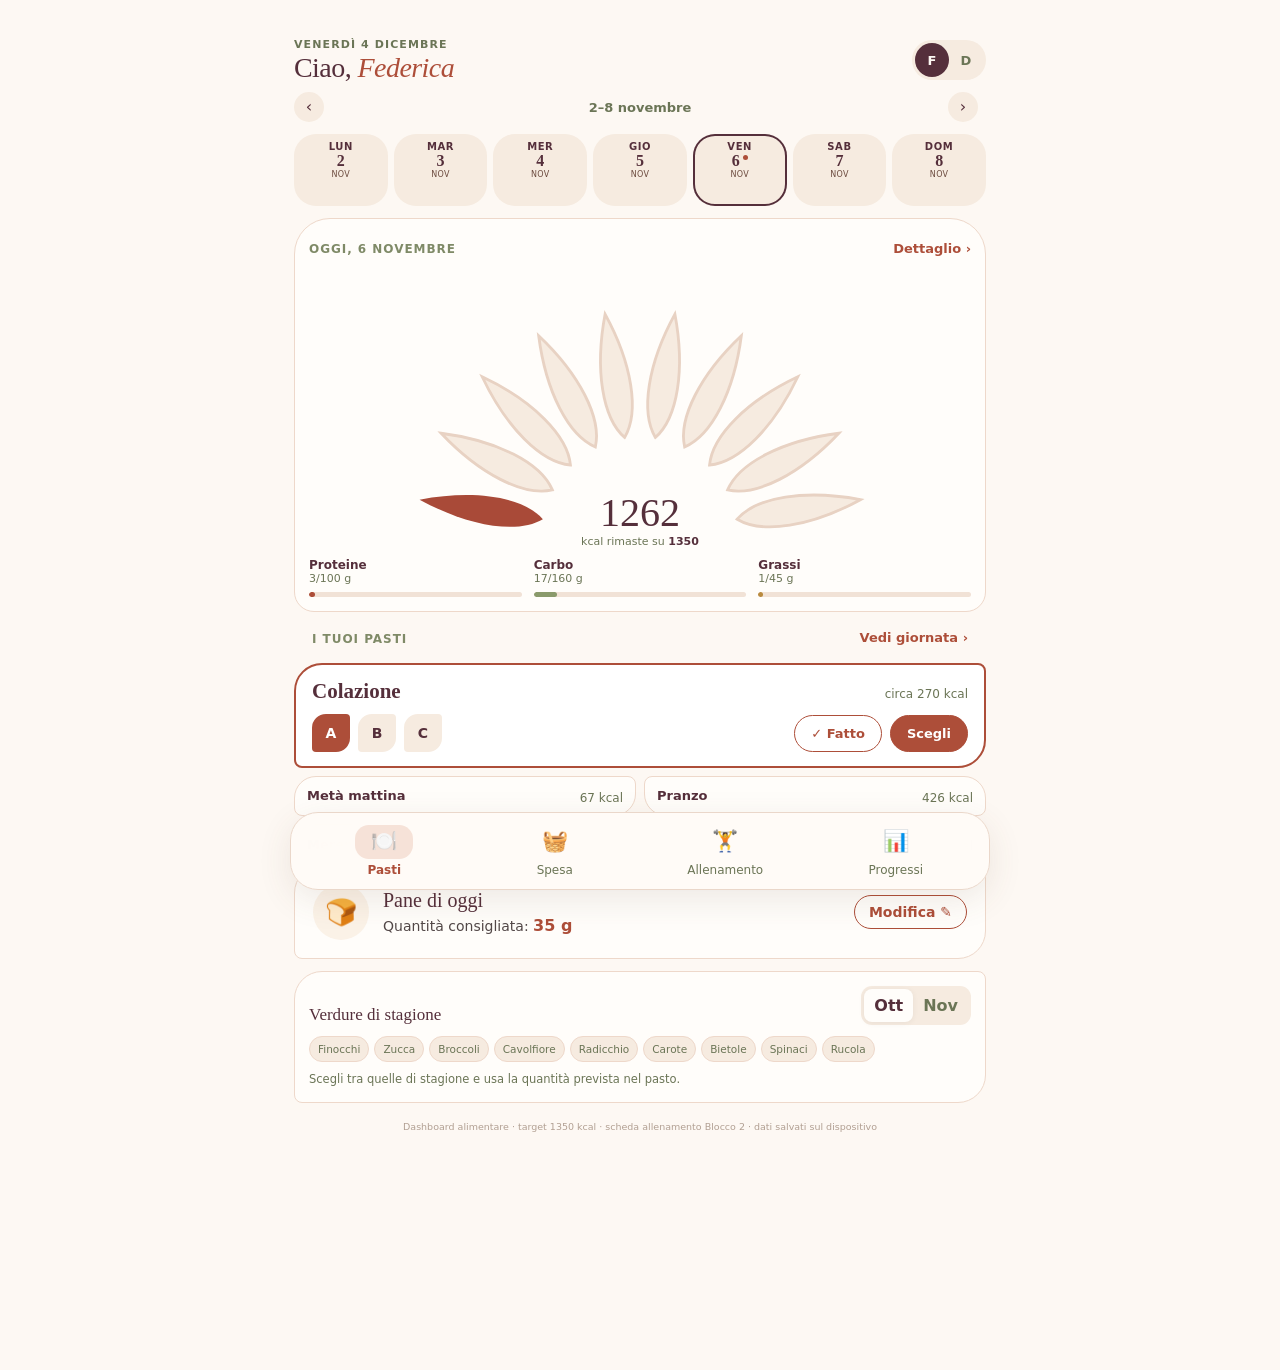
<file: index.html>
<!doctype html>
<html lang="it">
<head>
  <meta charset="utf-8" />
  <meta name="viewport" content="width=device-width, initial-scale=1, viewport-fit=cover" />
  <meta name="theme-color" content="#7a6f63" />
  <meta name="description" content="Dashboard alimentare con programmazione su 4 settimane, lista della spesa dinamica, scheda di allenamento e tracking dei progressi." />
  <link rel="manifest" href="manifest.webmanifest" />
  <link rel="icon" href="icons/icon-192.png" />
  <link rel="apple-touch-icon" href="icons/icon-192.png" />
  <link rel="stylesheet" href="styles.css" />
  <title>Dashboard alimentare</title>
</head>
<body>
  <main class="app-shell">
    <header class="hero">
      <div class="hero-row">
        <div class="hero-copy">
          <span class="hero-eyebrow" id="heroDate">—</span>
          <h1>Ciao, <i id="heroName">Federica</i></h1>
        </div>
        <div class="profile-switcher" aria-label="Seleziona profilo">
          <div class="profile-switch-buttons" role="group" aria-label="Profilo attivo">
            <button type="button" class="profile-btn active" data-profile="federica" aria-label="Profilo Federica" title="Federica">F</button>
            <button type="button" class="profile-btn" data-profile="davide" aria-label="Profilo Davide" title="Davide">D</button>
          </div>
        </div>
      </div>
    </header>
<section id="mealsPanel" class="tab-panel">
      <section class="calendar-card" aria-label="Calendario settimanale">
        <div class="calendar-head">
          <button type="button" id="prevWeek" class="calendar-nav" aria-label="Settimana precedente">‹</button>
          <div>
            <span class="calendar-eyebrow">SETTIMANA</span>
            <strong id="calendarRange">12–18 ottobre</strong>
          </div>
          <button type="button" id="nextWeek" class="calendar-nav" aria-label="Settimana successiva">›</button>
        </div>

        <div id="calendarDays" class="calendar-days"></div>

        <div class="calendar-meta">
          <strong id="cycleLabel">Settimana 1 di 4 · 12–18 ottobre</strong>
          <span id="cycleNote">Dal 9 novembre il ciclo riparte automaticamente dalla Settimana 1.</span>
        </div>

        <div class="logic-controls" aria-hidden="true">
          <label for="weekSelect">Settimana</label>
          <select id="weekSelect">
            <option value="1">1 · 12–18 ottobre</option>
            <option value="2">2 · 19–25 ottobre</option>
            <option value="3">3 · 26 ottobre–1 novembre</option>
            <option value="4">4 · 2–8 novembre</option>
          </select>

          <label for="daySelect">Giorno</label>
          <select id="daySelect">
            <option value="lun">Lunedì</option><option value="mar">Martedì</option><option value="mer">Mercoledì</option>
            <option value="gio">Giovedì</option><option value="ven">Venerdì</option><option value="sab">Sabato</option><option value="dom">Domenica</option>
          </select>
        </div>
      </section>

      <section class="today-card mockup-summary" aria-label="Riepilogo nutrizionale">
        <div class="summary-heading">
          <span class="today-label" id="dayTitle">OGGI</span>
          <button type="button" id="detailBtn" class="text-btn">Dettaglio ›</button>
        </div>
        <div class="gauge-wrap">
          <svg id="petalGauge" class="petal-gauge" viewBox="0 0 350 150" role="img" aria-label="Calorie già consumate rispetto al tetto"></svg>
          <div class="gauge-center"><strong id="kcalLeft">—</strong><span>kcal rimaste su <b id="kcalTarget">1350</b></span></div>
        </div>
        <div class="macro-bars" id="macroBars">
          <div class="mb"><div class="mb-top"><b>Proteine</b><span id="mbProteinVal">—</span></div><i class="mbar"><b id="mbProteinBar"></b></i></div>
          <div class="mb"><div class="mb-top"><b>Carbo</b><span id="mbCarbVal">—</span></div><i class="mbar"><b id="mbCarbBar"></b></i></div>
          <div class="mb"><div class="mb-top"><b>Grassi</b><span id="mbFatVal">—</span></div><i class="mbar"><b id="mbFatBar"></b></i></div>
        </div>
        <div class="day-detail" id="macroBreakdown" hidden>
          <p class="day-detail-line"><b>Piano del giorno:</b> <strong id="kcalTotal">—</strong> kcal · <span id="statusText">Seleziona le alternative</span></p>
          <div class="progress-track hero-track" hidden><div id="kcalProgress" class="progress-fill"></div></div>
          <div class="macro-grid macro-grid-4">
          <div class="macro-item protein">
            <span>Proteine</span>
            <strong><span id="proteinTotal">—</span> g</strong>
            <small><span id="proteinPct">—</span> · target <span id="proteinTargetPct">21%</span></small>
            <i class="mbar"><b id="proteinBar"></b></i>
          </div>
          <div class="macro-item carbs">
            <span>Carboidrati</span>
            <strong><span id="carbTotal">—</span> g</strong>
            <small><span id="carbPct">—</span> · target <span id="carbTargetPct">50%</span></small>
            <i class="mbar"><b id="carbBar"></b></i>
          </div>
          <div class="macro-item fats">
            <span>Grassi</span>
            <strong><span id="fatTotal">—</span> g</strong>
            <small><span id="fatPct">—</span> · target <span id="fatTargetPct">29%</span></small>
            <i class="mbar"><b id="fatBar"></b></i>
          </div>
          <div class="macro-item fibers">
            <span>Fibre</span>
            <strong><span id="fiberTotal">—</span> g</strong>
            <small>/ <span id="fiberTarget">30</span> g</small>
            <i class="mbar"><b id="fiberBar"></b></i>
          </div>
        </div>
        </div>
      </section>

      <section class="meals-section">
        <div class="meals-section-head">
          <div>
            <span class="section-mini">I TUOI PASTI</span>
          </div>
          <button type="button" id="toggleDayView" class="text-btn">Vedi giornata ›</button>
        </div>
        <section class="meal-list" id="mealList" aria-live="polite"></section>
      </section>

      <button type="button" id="todayTraining" class="today-train" hidden></button>

      <section class="bread-card">
        <div class="bread-icon" aria-hidden="true">🍞</div>
        <div class="bread-copy">
          <h3>Pane di oggi</h3>
          <p>Quantità consigliata: <strong id="breadQty">70 g</strong></p>
        </div>
        <button type="button" id="breadModifyBtn" class="outline-btn">Modifica ✎</button>
      </section>

      <section id="weekendNotice" class="weekend-notice" hidden></section>

      <section class="season-panel">
        <div class="section-head">
          <div><h2>Verdure di stagione</h2></div>
          <div class="segmented" role="group" aria-label="Mese stagionalità">
            <button type="button" class="seg-btn active" data-season="ottobre">Ott</button>
            <button type="button" class="seg-btn" data-season="novembre">Nov</button>
          </div>
        </div>
        <div id="vegChips" class="veg-chips"></div>
        <p class="micro">Scegli tra quelle di stagione e usa la quantità prevista nel pasto.</p>
      </section>
<section class="actions">
        <button id="resetDay" type="button" class="secondary-btn">Azzera il giorno</button>
        <button id="saveDay" type="button" class="primary-btn">Salva scelte</button>
      </section>
      <p id="saveMessage" class="save-message" role="status" aria-live="polite"></p>
    </section>

    <section id="progressPanel" class="tab-panel" hidden>
      <section class="progress-profile-banner">
        <div>
          <span class="section-mini">PROGRESSI DI</span>
          <strong id="progressProfileName">Federica</strong>
        </div>
        <span class="profile-separation-note">Storico personale separato</span>
      </section>

      <section class="progress-summary" aria-label="Riepilogo progressi corporei">
        <article class="progress-stat featured"><span>Ultimo peso</span><strong id="latestWeight">—</strong></article>
        <article class="progress-stat"><span>Variazione</span><strong id="weightDelta">—</strong><small>dal primo dato</small></article>
        <article class="progress-stat"><span>Ultima rilevazione</span><strong id="latestMeasureDate">—</strong></article>
        <article class="progress-stat"><span>Rilevazioni</span><strong id="measureCount">0</strong></article>
      </section>

      <section class="measure-panel">
        <div class="section-head"><div><h2>Peso e misure</h2></div></div>
        <form id="measureForm" class="measure-form">
          <label class="field wide"><span>Data</span><input id="measureDate" name="measureDate" type="date" required /></label>
          <label class="field"><span>Peso (kg)</span><input name="weight" type="number" inputmode="decimal" step="0.1" min="20" max="400" placeholder="es. 68,5" /></label>
          <label class="field"><span>Vita (cm)</span><input name="waist" type="number" inputmode="decimal" step="0.1" min="30" max="250" /></label>
          <label class="field"><span>Addome (cm)</span><input name="abdomen" type="number" inputmode="decimal" step="0.1" min="30" max="250" /></label>
          <label class="field"><span>Fianchi (cm)</span><input name="hips" type="number" inputmode="decimal" step="0.1" min="30" max="250" /></label>
          <label class="field"><span>Coscia (cm)</span><input name="thigh" type="number" inputmode="decimal" step="0.1" min="20" max="150" /></label>
          <label class="field"><span>Braccio (cm)</span><input name="arm" type="number" inputmode="decimal" step="0.1" min="10" max="100" /></label>
          <label class="field"><span>Torace (cm)</span><input name="chest" type="number" inputmode="decimal" step="0.1" min="30" max="250" /></label>
          <button type="submit" class="primary-btn save-measure">Salva rilevazione</button>
        </form>
        <p id="measureStatus" class="save-message left" role="status" aria-live="polite"></p>
        <p class="micro">Puoi lasciare vuoti i campi che non vuoi misurare. Per confronti utili, prendi le circonferenze sempre nello stesso punto e in condizioni simili.</p>
      </section>

      <section class="photo-panel">
        <div class="section-head photo-head">
          <div>
            <span class="section-mini">FOTO PROGRESSI</span>
            <h2>Il tuo percorso nel tempo</h2>
            <p class="micro">Le foto restano salvate su questo dispositivo e sono separate per profilo.</p>
          </div>
          <label class="photo-upload-btn" for="progressPhotoInput">＋ Aggiungi foto</label>
          <input id="progressPhotoInput" type="file" accept="image/*" multiple hidden />
        </div>

        <div class="photo-upload-meta">
          <label class="field photo-date-field">
            <span>Data delle foto</span>
            <input id="progressPhotoDate" type="date" />
          </label>
          <label class="field photo-note-field">
            <span>Nota opzionale</span>
            <input id="progressPhotoNote" type="text" maxlength="80" placeholder="es. Fine settimana 2" />
          </label>
        </div>

        <p id="photoStatus" class="save-message left" role="status" aria-live="polite"></p>
        <div id="photoEmpty" class="photo-empty">
          <span class="photo-empty-icon">✦</span>
          <strong>Nessuna foto ancora</strong>
          <small>Aggiungi le prime foto per confrontare visivamente i progressi.</small>
        </div>
        <div id="photoGallery" class="photo-gallery" aria-live="polite"></div>
      </section>

      <section class="chart-panel">
        <div class="section-head chart-head">
          <div><h2 id="chartCaption">Andamento peso (kg)</h2></div>
          <label class="metric-picker"><span class="sr-only">Metrica grafico</span><select id="metricSelect">
            <option value="weight">Peso</option><option value="waist">Vita</option><option value="abdomen">Addome</option><option value="hips">Fianchi</option><option value="thigh">Coscia</option><option value="arm">Braccio</option><option value="chest">Torace</option>
          </select></label>
        </div>
        <svg id="progressChart" class="progress-chart" viewBox="0 0 640 230" role="img" aria-label="Grafico andamento delle misure"></svg>
      </section>

      <section class="history-panel">
        <div class="section-head"><div><h2>Rilevazioni</h2></div></div>
        <p id="historyEmpty" class="empty-state">Nessuna rilevazione ancora salvata.</p>
        <div class="history-scroll">
          <table class="history-table">
            <thead><tr><th>Data</th><th>kg</th><th>Vita</th><th>Addome</th><th>Fianchi</th><th>Coscia</th><th>Braccio</th><th>Torace</th><th></th></tr></thead>
            <tbody id="historyBody"></tbody>
          </table>
        </div>
      </section>
    </section>

    <section id="shoppingPanel" class="tab-panel" hidden>
      <section class="shopping-hero">
        <div>
          <h2>Lista della spesa</h2>
          <p class="micro">Si aggiorna automaticamente in base alle alternative scelte nella settimana selezionata.</p>
        </div>
        <div class="shopping-count"><strong id="shoppingCoverage">0/33</strong><span id="shoppingWeekLabel">settimana selezionata</span></div>
      </section>

      <section class="shopping-config">
        <label class="field">
          <span>Pasto flessibile della domenica</span>
          <select id="freeMealSelect">
            <option value="lunch">Pranzo</option>
            <option value="dinner">Cena</option>
          </select>
        </label>
        <p class="micro">Il sabato sera viene conteggiata automaticamente una pizza margherita da 200 g. La domenica il pasto selezionato è flessibile, ma per rispettare il tetto giornaliero deve restare entro circa 420 kcal.</p>
      </section>

      <section id="shoppingIncomplete" class="shopping-incomplete" hidden>
        <strong>Lista parziale</strong>
        <p id="shoppingIncompleteText"></p>
      </section>

      <section class="shopping-actions">
        <button id="clearPurchased" type="button" class="secondary-btn">Deseleziona acquistati</button>
      </section>

      <section id="shoppingList" class="shopping-list" aria-live="polite"></section>

      <section class="season-panel">
        <h2>Come usare “verdure stagionali miste”</h2>
        <div class="veg-chips">
          <span class="veg-chip">Zucchine</span><span class="veg-chip">Melanzane</span><span class="veg-chip">Peperoni</span>
          <span class="veg-chip">Fagiolini</span><span class="veg-chip">Bietole</span><span class="veg-chip">Spinaci</span>
          <span class="veg-chip">Rucola</span><span class="veg-chip">Radicchio</span><span class="veg-chip">Zucca</span><span class="veg-chip">Finocchi</span>
        </div>
        <p class="micro">La quantità totale viene calcolata dai pasti selezionati; puoi distribuirla tra queste verdure in base a stagione e tolleranza.</p>
      </section>
    </section>
    <section id="trainingPanel" class="tab-panel" hidden>
      <section class="progress-profile-banner">
        <div>
          <span class="section-mini">ALLENAMENTO DI</span>
          <strong id="trainingProfileName">Federica</strong>
        </div>
        <span class="profile-separation-note">Blocco 2 · 19 ott – 29 nov</span>
      </section>
      <div id="trainingBody"></div>
    </section>

    <div id="photoLightbox" class="photo-lightbox" hidden>
      <button type="button" id="photoLightboxClose" class="photo-lightbox-close" aria-label="Chiudi">×</button>
      <img id="photoLightboxImage" alt="Foto progresso ingrandita" />
      <div class="photo-lightbox-meta">
        <strong id="photoLightboxDate"></strong>
        <span id="photoLightboxNote"></span>
      </div>
    </div>

<nav class="section-nav" aria-label="Sezioni dell'app">
      <button type="button" class="tab-btn active" data-tab="meals"><span class="tab-ico">🍽️</span><span class="tab-label">Pasti</span></button>
      <button type="button" class="tab-btn" data-tab="shopping"><span class="tab-ico">🧺</span><span class="tab-label">Spesa</span></button>
      <button type="button" class="tab-btn" data-tab="training"><span class="tab-ico">🏋️</span><span class="tab-label">Allenamento</span><i class="tab-dot" id="trainDot" hidden></i></button>
      <button type="button" class="tab-btn" data-tab="progress"><span class="tab-ico">📊</span><span class="tab-label">Progressi</span></button>
    </nav>
<footer>Dashboard alimentare · target 1350 kcal · scheda allenamento Blocco 2 · dati salvati sul dispositivo</footer>
  </main>
  <script src="app.js"></script>
</body>
</html>
</file>
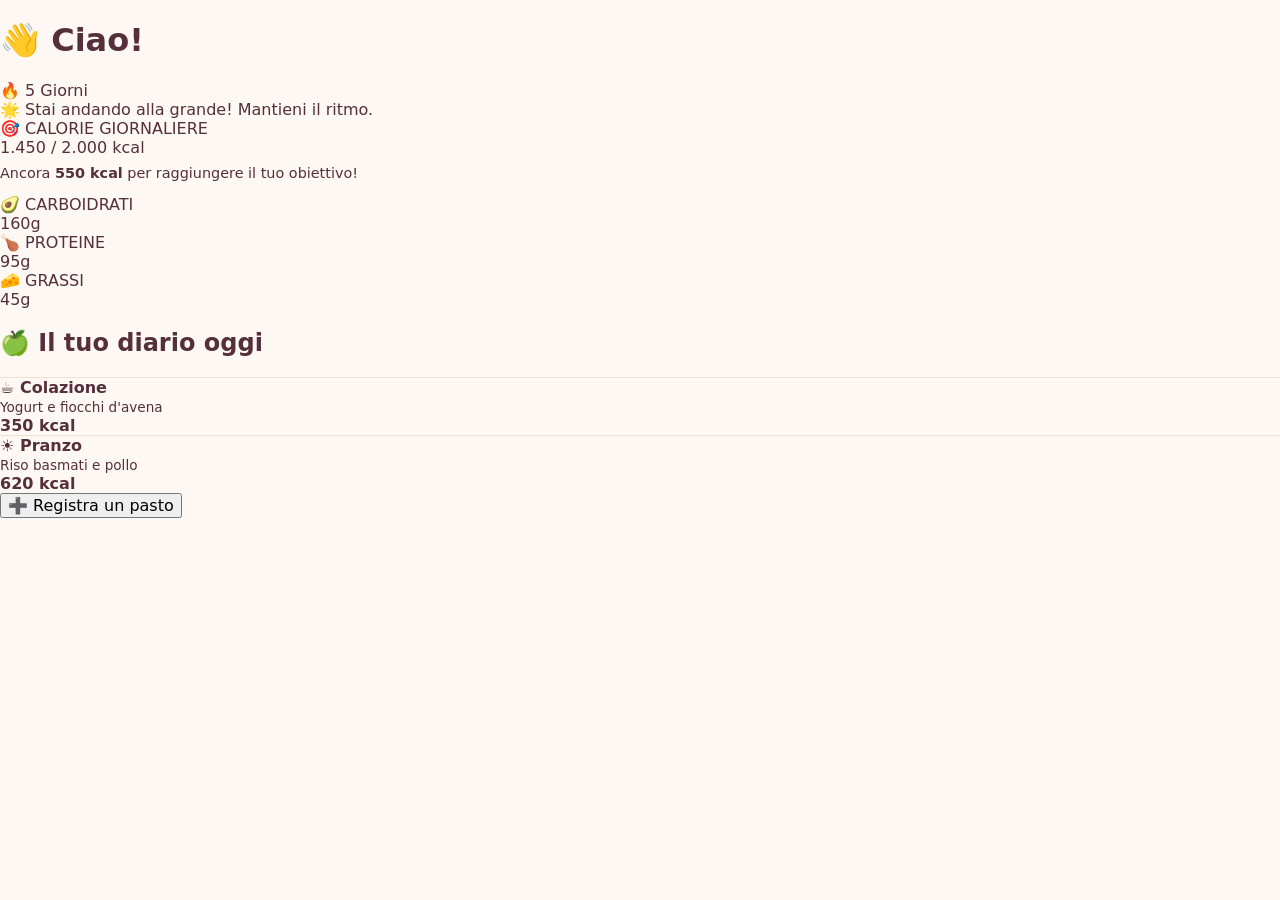
<file: gemini-code-1791899398835.html>
<!DOCTYPE html>
<html lang="it">
<head>
  <meta charset="UTF-8">
  <meta name="viewport" content="width=device-width, initial-scale=1.0">
  <title>Dashboard Alimentare</title>
  <link rel="stylesheet" href="styles.css">
  <link rel="manifest" href="manifest.webmanifest">
</head>
<body>
  <div class="app-container">
    <!-- Header -->
    <header class="welcome-header">
      <h1 class="user-greeting">👋 Ciao!</h1>
      <div class="streak-badge">🔥 5 Giorni</div>
    </header>

    <!-- Motivation Banner -->
    <div class="motivation-card">
      <span>🌟</span>
      <span>Stai andando alla grande! Mantieni il ritmo.</span>
    </div>

    <!-- Main Progress Card -->
    <section class="calorie-card">
      <div class="calorie-target-title">🎯 CALORIE GIORNALIERE</div>
      <div class="calorie-value" id="calorie-text">1.450 / 2.000 kcal</div>
      <div class="progress-bar-bg">
        <div class="progress-bar-fill" id="calorie-progress" style="width: 72.5%;"></div>
      </div>
      <p style="color: var(--text-muted); font-size: 0.9rem; margin-top: 8px;">Ancora <strong>550 kcal</strong> per raggiungere il tuo obiettivo!</p>
    </section>

    <!-- Macronutrients Chips -->
    <section class="macros-grid">
      <div class="macro-chip carb">
        <div class="macro-name">🥑 CARBOIDRATI</div>
        <div class="macro-value">160g</div>
      </div>
      <div class="macro-chip prot">
        <div class="macro-name">🍗 PROTEINE</div>
        <div class="macro-value">95g</div>
      </div>
      <div class="macro-chip fat">
        <div class="macro-name">🧀 GRASSI</div>
        <div class="macro-value">45g</div>
      </div>
    </section>

    <!-- Meals Diario -->
    <section>
      <h2 class="section-title">🍏 Il tuo diario oggi</h2>
      
      <div class="meal-card">
        <div>
          <strong style="display: block; font-size: 1rem;">☕ Colazione</strong>
          <span style="color: var(--text-muted); font-size: 0.85rem;">Yogurt e fiocchi d'avena</span>
        </div>
        <span style="font-weight: 700; color: var(--primary-color);">350 kcal</span>
      </div>

      <div class="meal-card">
        <div>
          <strong style="display: block; font-size: 1rem;">☀️ Pranzo</strong>
          <span style="color: var(--text-muted); font-size: 0.85rem;">Riso basmati e pollo</span>
        </div>
        <span style="font-weight: 700; color: var(--primary-color);">620 kcal</span>
      </div>

      <button class="btn-add-meal" id="add-meal-btn">➕ Registra un pasto</button>
    </section>
  </div>

  <script src="app.js"></script>
</body>
</html>
</file>
<file: styles.css>
:root{
  --bg:#f6f2ec;--surface:#fffdf9;--surface2:#eee8df;--text:#29251f;--muted:#766e65;--line:#ded6cc;
  --accent:#7a6f63;--accent2:#a8927d;--green:#5f7966;--amber:#a56f33;--danger:#9a574f;--shadow:0 10px 30px rgba(58,47,36,.08)
}
*{box-sizing:border-box} html{background:var(--bg);color:var(--text);font-family:Inter,ui-sans-serif,system-ui,-apple-system,BlinkMacSystemFont,"Segoe UI",sans-serif}
body{margin:0;background:linear-gradient(180deg,#f7f3ed 0,#f4efe8 100%);min-height:100%;padding:0 0 34px}button,select,input{font:inherit}
button:focus-visible,select:focus-visible,input:focus-visible{outline:3px solid rgba(122,111,99,.28);outline-offset:2px}.app-shell{width:min(760px,100%);margin:0 auto;padding:18px 16px 34px}
.hero{padding:10px 2px 14px}.eyebrow{font-size:11px;letter-spacing:.11em;font-weight:800;color:var(--muted);margin:0 0 7px;text-transform:uppercase}.hero h1{font-size:clamp(29px,7vw,44px);line-height:1.02;margin:0;letter-spacing:-.04em}.subtitle{color:var(--muted);margin:9px 0 0;max-width:600px;line-height:1.45}
.app-tabs{display:grid;grid-template-columns:repeat(3,1fr);gap:5px;background:var(--surface2);padding:4px;border-radius:15px;margin:4px 0 18px}.tab-btn{border:0;background:transparent;color:var(--muted);min-height:46px;border-radius:11px;font-weight:800}.tab-btn.active{background:var(--surface);color:var(--text);box-shadow:0 2px 8px rgba(58,47,36,.08)}
.date-row{min-width:128px}.date-row label{display:block;font-size:12px;font-weight:700;color:var(--muted);margin-bottom:6px}.date-row select{width:100%;border:1px solid var(--line);background:var(--surface);color:var(--text);border-radius:12px;padding:11px 12px;min-height:44px}.top-day{width:170px;margin:0 0 12px auto}
.summary-grid{display:grid;grid-template-columns:repeat(4,1fr);gap:10px}.summary-card{background:var(--surface);border:1px solid var(--line);border-radius:18px;padding:14px 13px;box-shadow:var(--shadow);min-width:0}.summary-card.calories{background:#efe8de}.summary-card .label{display:block;font-size:11px;color:var(--muted);font-weight:700}.summary-card strong{display:inline-block;font-size:25px;margin-top:5px;letter-spacing:-.04em}.summary-card .target{font-size:11px;color:var(--muted);margin-left:4px}
.progress-panel{margin:12px 0 20px;background:var(--surface);border:1px solid var(--line);border-radius:18px;padding:14px}.progress-copy{display:flex;justify-content:space-between;gap:14px;font-size:13px}.progress-copy span{color:var(--muted)}.progress-track{height:9px;background:var(--surface2);border-radius:99px;margin-top:10px;overflow:hidden}.progress-fill{width:0;height:100%;background:var(--green);border-radius:99px;transition:width .25s ease,background .25s ease}.micro{font-size:11.5px;line-height:1.45;color:var(--muted);margin:9px 0 0}
.weekend-notice{margin:0 0 18px;border-radius:16px;padding:13px 14px;background:#f3eadf;border:1px solid #e3d2bd;font-size:13px;line-height:1.45}.meal-list{display:grid;gap:14px}.meal-card{background:var(--surface);border:1px solid var(--line);border-radius:20px;padding:16px;box-shadow:var(--shadow)}.meal-title{display:flex;justify-content:space-between;align-items:center;gap:12px;margin-bottom:12px}.meal-title h2{font-size:18px;margin:0}.meal-target{font-size:11px;color:var(--muted);background:var(--surface2);padding:5px 8px;border-radius:99px;white-space:nowrap}.option-list{display:grid;gap:9px}.meal-option{display:block;position:relative}.meal-option input{position:absolute;opacity:0;pointer-events:none}.option-body{display:grid;grid-template-columns:34px 1fr auto;gap:10px;align-items:start;border:1px solid var(--line);border-radius:15px;padding:11px;background:#fff;transition:.15s ease}.option-letter{width:30px;height:30px;border-radius:10px;background:var(--surface2);display:grid;place-items:center;font-weight:800;color:var(--muted)}.option-text strong{display:block;font-size:13px;line-height:1.35}.option-text small{display:block;color:var(--muted);font-size:11.5px;line-height:1.35;margin-top:3px}.option-macro{text-align:right;font-size:11px;color:var(--muted);white-space:nowrap}.option-macro b{display:block;color:var(--text);font-size:13px}.meal-option input:checked+.option-body{border-color:var(--accent);background:#f4efe9;box-shadow:inset 0 0 0 1px var(--accent)}.meal-option input:checked+.option-body .option-letter{background:var(--accent);color:#fff}.meal-option input:focus-visible+.option-body{outline:3px solid rgba(122,111,99,.25);outline-offset:2px}
.season-panel,.rules-panel,.info-panel,.measure-panel,.chart-panel,.history-panel{margin-top:18px;background:var(--surface);border:1px solid var(--line);border-radius:20px;padding:16px}.section-head{display:flex;justify-content:space-between;gap:12px;align-items:end}.section-head h2{margin:0;font-size:19px}.segmented{display:flex;background:var(--surface2);padding:3px;border-radius:11px}.seg-btn{border:0;background:transparent;color:var(--muted);padding:7px 10px;border-radius:8px;font-weight:800;min-width:44px}.seg-btn.active{background:var(--surface);color:var(--text);box-shadow:0 1px 6px rgba(0,0,0,.06)}.veg-chips{display:flex;flex-wrap:wrap;gap:7px;margin-top:14px}.veg-chip{border:1px solid var(--line);background:#fff;border-radius:99px;padding:7px 10px;font-size:12px;color:var(--text)}
.rules-grid{display:grid;grid-template-columns:repeat(4,1fr);gap:8px}.rules-grid div{background:var(--surface2);border-radius:14px;padding:12px;text-align:center}.rules-grid span{display:block;font-size:22px}.rules-grid strong{display:block;font-size:12px;margin-top:5px}.rules-grid small{display:block;color:var(--muted);font-size:10px;margin-top:2px;line-height:1.3}.actions{display:flex;gap:10px;margin-top:18px}.actions button,.primary-btn,.secondary-btn{min-height:48px;border-radius:14px;font-weight:800;border:1px solid var(--line)}.actions button{flex:1}.primary-btn{background:var(--accent);color:white;border-color:var(--accent)!important}.secondary-btn{background:var(--surface);color:var(--text)}.save-message{text-align:center;min-height:18px;color:var(--green);font-size:12px;font-weight:700}.save-message.left{text-align:left;margin:10px 0 0}.info-panel summary{font-weight:800;cursor:pointer}.info-panel ol{padding-left:20px;color:var(--muted);font-size:13px;line-height:1.55}footer{text-align:center;color:var(--muted);font-size:11px;margin-top:20px}
.progress-summary{display:grid;grid-template-columns:repeat(4,1fr);gap:10px}.progress-stat{background:var(--surface);border:1px solid var(--line);border-radius:17px;padding:13px;min-width:0}.progress-stat.featured{background:#efe8de}.progress-stat span{display:block;color:var(--muted);font-size:11px;font-weight:700}.progress-stat strong{display:block;font-size:19px;margin-top:5px;letter-spacing:-.02em;overflow-wrap:anywhere}.progress-stat small{display:block;color:var(--muted);font-size:10px;margin-top:2px}
.measure-form{display:grid;grid-template-columns:repeat(2,1fr);gap:11px;margin-top:15px}.field{display:block;min-width:0}.field.wide{grid-column:1/-1}.field span{display:block;font-size:12px;font-weight:700;color:var(--muted);margin-bottom:6px}.field input,.metric-picker select{width:100%;min-height:46px;border:1px solid var(--line);border-radius:12px;background:#fff;color:var(--text);padding:10px 11px;font-size:16px}.save-measure{grid-column:1/-1;width:100%;margin-top:2px}.metric-picker{min-width:120px}.progress-chart{display:block;width:100%;height:auto;min-height:180px;margin-top:12px;background:#fff;border-radius:14px;border:1px solid var(--line)}.chart-grid{stroke:var(--line);stroke-width:1}.chart-label{fill:var(--muted);font-size:11px}.chart-line{fill:none;stroke:var(--accent);stroke-width:3;stroke-linecap:round;stroke-linejoin:round}.chart-dot{fill:var(--surface);stroke:var(--accent);stroke-width:3}.chart-empty{fill:var(--muted);font-size:13px}.history-scroll{overflow-x:auto;margin-top:12px;border:1px solid var(--line);border-radius:14px}.history-table{width:100%;border-collapse:collapse;min-width:720px;background:#fff;font-size:12px}.history-table th,.history-table td{padding:10px 9px;border-bottom:1px solid var(--line);text-align:right;white-space:nowrap}.history-table th:first-child,.history-table td:first-child{text-align:left}.history-table th{background:var(--surface2);font-size:10px;color:var(--muted);text-transform:uppercase;letter-spacing:.05em}.history-table tr:last-child td{border-bottom:0}.delete-row{width:32px;height:32px;border:1px solid var(--line);border-radius:9px;background:var(--surface);color:var(--danger);font-size:18px;line-height:1}.empty-state{color:var(--muted);font-size:13px;background:var(--surface2);border-radius:13px;padding:14px;margin:12px 0 0}.sr-only{position:absolute;width:1px;height:1px;padding:0;margin:-1px;overflow:hidden;clip:rect(0,0,0,0);white-space:nowrap;border:0}
@media (max-width:620px){.summary-grid,.progress-summary{grid-template-columns:repeat(2,1fr)}.rules-grid{grid-template-columns:repeat(2,1fr)}.option-body{grid-template-columns:32px 1fr}.option-macro{grid-column:2;text-align:left;display:flex;gap:8px}.option-macro b{display:inline}.section-head{align-items:center}.chart-head{align-items:flex-end}.actions{position:sticky;bottom:8px;z-index:3;background:rgba(246,242,236,.92);padding:8px;border-radius:16px;backdrop-filter:blur(8px)}.top-day{width:100%;margin:0 0 12px}.measure-form{grid-template-columns:1fr 1fr}}
@media (max-width:390px){.measure-form{grid-template-columns:1fr}.field.wide,.save-measure{grid-column:1}.progress-copy{display:block}.progress-copy strong{display:block;margin-top:3px}.chart-head{display:block}.metric-picker{display:block;margin-top:10px}.summary-card strong{font-size:22px}}
@media (prefers-reduced-motion:reduce){*{scroll-behavior:auto!important;transition:none!important}}

.shopping-hero{display:flex;justify-content:space-between;align-items:flex-start;gap:16px;background:var(--surface);border:1px solid var(--line);border-radius:20px;padding:16px;box-shadow:var(--shadow)}
.shopping-hero h2{margin:0;font-size:21px}.shopping-count{min-width:104px;text-align:center;background:#efe8de;border-radius:15px;padding:12px}
.shopping-count strong{display:block;font-size:24px;letter-spacing:-.04em}.shopping-count span{display:block;font-size:10px;color:var(--muted);margin-top:2px}
.shopping-config{margin-top:14px;background:var(--surface);border:1px solid var(--line);border-radius:18px;padding:14px}
.shopping-config select{width:100%;min-height:46px;border:1px solid var(--line);border-radius:12px;background:#fff;color:var(--text);padding:10px 11px;font-size:16px}
.shopping-incomplete{margin-top:14px;padding:13px 14px;border-radius:16px;background:#f3eadf;border:1px solid #e3d2bd}.shopping-incomplete strong{font-size:13px}.shopping-incomplete p{margin:4px 0 0;font-size:12px;line-height:1.45;color:var(--muted)}
.shopping-actions{display:flex;justify-content:flex-end;margin-top:14px}.shopping-actions button{padding:0 14px}.shopping-list{display:grid;gap:14px;margin-top:14px}
.shopping-category{background:var(--surface);border:1px solid var(--line);border-radius:20px;padding:15px;box-shadow:var(--shadow)}.shopping-category-head{display:flex;align-items:center;justify-content:space-between;gap:10px;margin-bottom:8px}.shopping-category-head h3{margin:0;font-size:16px}.shopping-category-head span{font-size:11px;color:var(--muted);background:var(--surface2);padding:5px 8px;border-radius:99px}
.shopping-items{display:grid}.shopping-item{display:grid;grid-template-columns:28px 1fr auto;gap:9px;align-items:center;min-height:48px;border-top:1px solid var(--line);padding:8px 0}.shopping-item:first-child{border-top:0}.shopping-item input{width:20px;height:20px;accent-color:var(--accent)}.shopping-item label{font-size:13px;line-height:1.3;cursor:pointer}.shopping-item .qty{font-size:12px;font-weight:800;white-space:nowrap}.shopping-item.bought label,.shopping-item.bought .qty{text-decoration:line-through;color:var(--muted)}
.shopping-empty{background:var(--surface);border:1px dashed var(--line);border-radius:18px;padding:18px;text-align:center;color:var(--muted);font-size:13px}
@media (max-width:480px){.shopping-hero{display:block}.shopping-count{margin-top:12px;width:100%}.app-tabs{grid-template-columns:repeat(3,1fr)}.tab-btn{font-size:12px;padding:0 4px}}


.macro-ratio-panel,.bread-panel{margin-top:14px;background:var(--surface);border:1px solid var(--line);border-radius:20px;padding:15px;box-shadow:var(--shadow)}
.ratio-head{display:flex;align-items:flex-start;justify-content:space-between;gap:12px}.ratio-head h2,.bread-panel h2{margin:0;font-size:18px}
.ratio-head>strong{font-size:12px;background:var(--surface2);border-radius:999px;padding:7px 10px;color:var(--muted)}
.ratio-grid{display:grid;grid-template-columns:repeat(3,1fr);gap:8px;margin-top:12px}.ratio-grid>div{background:var(--surface2);border-radius:14px;padding:10px;text-align:center}
.ratio-grid span,.ratio-grid small{display:block;color:var(--muted);font-size:10px}.ratio-grid strong{display:block;font-size:18px;margin:3px 0}
.bread-panel{display:grid;grid-template-columns:1fr auto;gap:8px 14px;align-items:start}.bread-panel .micro{grid-column:1/-1;margin:0}
.bread-value{text-align:right;background:var(--surface2);border-radius:14px;padding:10px 12px}.bread-value strong{display:block;font-size:21px}.bread-value span{font-size:10px;color:var(--muted)}
.fixed-meal{background:var(--surface);border:1px solid var(--line);border-radius:18px;padding:14px}.fixed-meal .option-body{display:grid;grid-template-columns:36px 1fr auto;gap:10px;align-items:center}
.fixed-meal .option-letter{display:grid;place-items:center;width:34px;height:34px;border-radius:10px;background:var(--surface2);font-weight:900}
@media (max-width:520px){.ratio-grid{grid-template-columns:1fr 1fr 1fr}.bread-panel{grid-template-columns:1fr}.bread-value{text-align:left}.bread-panel .micro{grid-column:auto}.fixed-meal .option-body{grid-template-columns:36px 1fr}.fixed-meal .option-macro{grid-column:2;text-align:left}}


.schedule-selectors{display:grid;grid-template-columns:1.35fr 1fr;gap:10px;margin:14px 0}
.schedule-field{display:grid;gap:5px;font-size:11px;font-weight:800;color:var(--muted)}
.schedule-field select{width:100%;min-height:46px;border:1px solid var(--line);border-radius:12px;background:var(--surface);color:var(--text);padding:9px 11px;font-size:16px}
.cycle-panel{display:flex;align-items:center;justify-content:space-between;gap:14px;background:var(--surface);border:1px solid var(--line);border-radius:18px;padding:13px 15px;margin-bottom:12px}
.cycle-panel strong{font-size:16px}.cycle-panel .micro{margin:0;max-width:52%;text-align:right}
.source-badge{display:inline-flex;align-items:center;gap:5px;margin-top:5px;font-size:10px;font-weight:800;color:var(--muted)}
.source-badge::before{content:"A";display:grid;place-items:center;width:18px;height:18px;border-radius:999px;background:var(--accent-bg);color:var(--text)}
.week-theme{font-size:11px;color:var(--muted);font-weight:700;margin-top:3px}
@media(max-width:560px){.schedule-selectors{grid-template-columns:1fr}.cycle-panel{display:block}.cycle-panel .micro{max-width:none;text-align:left;margin-top:5px}}


/* ===== UX CLEAN v7 ===== */
:root{
  --bg:#f5f4f1;--surface:#ffffff;--surface2:#f0eeea;--text:#242321;--muted:#77736d;--line:#e5e1db;
  --accent:#6f675e;--accent2:#a49a90;--green:#5f7764;--amber:#9a713f;--danger:#985d56;
  --shadow:0 4px 18px rgba(48,42,35,.045)
}
html{scroll-behavior:smooth}
body{background:var(--bg);padding-bottom:calc(28px + env(safe-area-inset-bottom))}
.app-shell{width:min(720px,100%);padding:18px 15px 32px}
.hero{padding:9px 2px 14px}.hero .eyebrow{margin-bottom:5px;letter-spacing:.085em}
.hero h1{font-size:clamp(30px,8vw,42px);letter-spacing:-.045em}
.subtitle{font-size:13px;margin-top:7px;max-width:520px}
.app-tabs{position:sticky;top:8px;z-index:20;margin:2px 0 16px;padding:4px;background:rgba(235,232,227,.88);border:1px solid rgba(222,217,210,.72);backdrop-filter:blur(14px);border-radius:16px}
.tab-btn{min-height:44px;font-size:13px;border-radius:12px}.tab-btn.active{box-shadow:0 1px 5px rgba(40,35,30,.07)}
.day-toolbar{background:var(--surface);border:1px solid var(--line);border-radius:18px;padding:12px;box-shadow:var(--shadow);margin-bottom:12px}
.schedule-selectors{margin:0;grid-template-columns:1.25fr 1fr;gap:8px}
.schedule-field{gap:4px;font-size:10px;text-transform:uppercase;letter-spacing:.05em}
.schedule-field select{min-height:44px;border-radius:11px;border-color:var(--line);background:#faf9f7;font-size:14px;font-weight:650}
.cycle-inline{display:flex;justify-content:space-between;gap:12px;align-items:center;padding:9px 2px 0;color:var(--muted);font-size:10.5px}
.cycle-inline strong{color:var(--text);font-size:11px}.cycle-inline span{text-align:right}
.today-card{background:var(--surface);border:1px solid var(--line);border-radius:20px;padding:16px;box-shadow:var(--shadow);margin-bottom:12px}
.today-main{display:flex;justify-content:space-between;align-items:flex-start;gap:16px}
.today-label{display:block;font-size:10px;font-weight:800;color:var(--muted);text-transform:uppercase;letter-spacing:.08em}
.today-kcal{display:flex;align-items:baseline;gap:5px;margin-top:2px}.today-kcal strong{font-size:34px;line-height:1;letter-spacing:-.05em}
.today-kcal span{font-size:13px;color:var(--muted);font-weight:700}.today-main small{font-size:10.5px;color:var(--muted)}
.today-status{text-align:right;display:grid;justify-items:end;gap:6px;max-width:48%}.today-status>span:last-child{font-size:11px;color:var(--muted);line-height:1.3}
.status-pill{display:inline-flex;padding:5px 8px;border-radius:999px;background:var(--surface2);font-size:10px;font-weight:800;color:var(--text)}
.macro-grid{display:grid;grid-template-columns:repeat(3,1fr);gap:1px;background:var(--line);margin:14px 0 0;border-radius:13px;overflow:hidden}
.macro-item{background:#faf9f7;padding:10px 11px;min-width:0}.macro-item>span{display:block;font-size:9.5px;color:var(--muted)}
.macro-item strong{display:block;font-size:14px;margin:3px 0 1px}.macro-item small{display:block;font-size:9px;color:var(--muted);white-space:nowrap}
.compact-track{margin-top:12px;height:6px}.daily-note{display:flex;align-items:baseline;gap:7px;margin-top:10px;font-size:10.5px;color:var(--muted)}
.daily-note strong{font-size:12px;color:var(--text)}.daily-note small{margin-left:auto;font-size:9.5px}
.weekend-notice{margin:0 0 12px;border:0;background:#f0ece6;padding:11px 12px;border-radius:13px;font-size:11.5px}
.meal-list{gap:10px}.meal-card,.fixed-meal{border-radius:17px;padding:14px;box-shadow:none;border-color:var(--line)}
.meal-title{margin-bottom:9px}.meal-title h2{font-size:16px}.meal-target{font-size:9.5px;padding:4px 7px;background:#f3f1ee}
.option-list{gap:7px}.option-body{grid-template-columns:30px 1fr auto;border-radius:13px;padding:10px;gap:9px;background:#fff;border-color:#e9e5df}
.option-letter{width:28px;height:28px;border-radius:9px;font-size:12px}.option-text strong{font-size:12.5px}.option-text small{font-size:10.8px;line-height:1.35}
.option-macro{font-size:9.5px}.option-macro b{font-size:11px}.meal-option input:checked+.option-body{background:#f2efeb;border-color:#958b80;box-shadow:none}
.source-badge{margin-top:5px;padding:3px 7px;border-radius:999px;background:#efede9;color:#625c55;font-size:8.5px;letter-spacing:.02em}
.source-badge::before{display:none}.week-theme{display:none}
.season-panel,.measure-panel,.chart-panel,.history-panel{border-radius:17px;padding:14px;box-shadow:none;margin-top:14px}
.season-panel .section-head h2,.measure-panel h2,.chart-panel h2,.history-panel h2{font-size:17px}
.veg-chips{gap:5px;margin-top:11px}.veg-chip{padding:6px 8px;font-size:10.5px;background:#faf9f7}
.actions{margin-top:12px;gap:8px}.actions button,.primary-btn,.secondary-btn{min-height:44px;border-radius:12px;font-size:12.5px}
.save-message{font-size:10.5px;margin-bottom:0}
.progress-summary{gap:8px}.progress-stat{border-radius:15px;padding:12px;box-shadow:none}.progress-stat.featured{background:#f0ece6}.progress-stat strong{font-size:17px}
.measure-form{gap:8px}.field span{font-size:10.5px;margin-bottom:4px}
.field input,.metric-picker select,.shopping-config select{min-height:43px;border-radius:11px;background:#faf9f7;font-size:14px}
.shopping-hero{border-radius:18px;padding:14px;box-shadow:none}.shopping-hero h2{font-size:19px}.shopping-count{background:#f0ece6;border-radius:13px;padding:10px}.shopping-count strong{font-size:20px}
.shopping-config{border-radius:16px;padding:12px;margin-top:10px}.shopping-actions{margin-top:10px}.shopping-category{border-radius:17px;padding:13px;box-shadow:none}
.shopping-list{gap:10px;margin-top:10px}.shopping-category-head h3{font-size:14px}.shopping-item{min-height:43px;padding:6px 0}.shopping-item label{font-size:12px}.shopping-item .qty{font-size:11px}
footer{margin-top:18px;font-size:9.5px;color:#99938b}
.info-panel,.rules-panel,.macro-ratio-panel,.bread-panel,.progress-panel,.cycle-panel,.summary-grid{display:none!important}
@media(max-width:620px){
  .app-shell{padding-left:12px;padding-right:12px}.app-tabs{top:6px}.today-card{padding:14px}
  .actions{position:sticky;bottom:calc(7px + env(safe-area-inset-bottom));background:rgba(245,244,241,.92);border:1px solid rgba(229,225,219,.75);box-shadow:0 4px 16px rgba(45,39,32,.06);padding:6px;border-radius:14px;backdrop-filter:blur(12px)}
}
@media(max-width:460px){
  .schedule-selectors{grid-template-columns:1fr 1fr}.schedule-field select{font-size:13px;padding:8px}.cycle-inline{display:block}.cycle-inline span{display:block;text-align:left;margin-top:2px}
  .today-kcal strong{font-size:31px}.macro-item{padding:9px 7px}.macro-item strong{font-size:12px}.macro-item small{font-size:8.2px}
  .option-body{grid-template-columns:28px 1fr}.option-macro{grid-column:2;display:flex;gap:7px;text-align:left;margin-top:3px}.option-macro b{display:inline}.today-status{max-width:44%}
}


/* ===== V8 · Phoenix Editorial ===== */
:root{
  --bg:#fbf7f1;
  --surface:#fffdf9;
  --surface2:#f5eee6;
  --text:#4b2f36;
  --muted:#7f7a69;
  --line:#ead9ca;
  --accent:#cf7d67;
  --accent2:#d9ad79;
  --green:#7e8e6d;
  --amber:#c79a51;
  --danger:#9c5d68;
  --shadow:0 7px 24px rgba(94,65,48,.055)
}
body{
  background:
    radial-gradient(circle at 8% 0%, rgba(223,171,145,.09), transparent 28%),
    var(--bg);
}
.hero{padding-top:12px}
.brand-row{display:grid;grid-template-columns:auto 1fr;column-gap:12px;align-items:center}
.brand-icon{width:58px;height:58px;border-radius:16px;grid-row:1/4;box-shadow:0 5px 14px rgba(132,82,56,.08)}
.hero h1{font-family:Georgia,"Times New Roman",serif;color:#522c38;font-weight:500;letter-spacing:-.035em}
.hero .eyebrow{color:var(--accent);font-size:9px}
.subtitle{color:#7d806b}

.app-tabs{background:rgba(252,247,241,.92);border-color:#ebdacd}
.tab-btn.active{background:var(--accent);color:#fff}
.calendar-card{
  background:var(--surface);
  border:1px solid var(--line);
  border-radius:22px;
  padding:14px;
  box-shadow:var(--shadow);
  margin-bottom:12px
}
.calendar-head{display:grid;grid-template-columns:38px 1fr 38px;align-items:center;text-align:center;gap:8px}
.calendar-head>div{display:grid;gap:2px}
.calendar-eyebrow{font-size:9px;letter-spacing:.12em;color:var(--muted);font-weight:800}
.calendar-head strong{font-family:Georgia,"Times New Roman",serif;font-size:17px;font-weight:500;color:var(--text)}
.calendar-nav{width:36px;height:36px;border-radius:999px;border:1px solid var(--line);background:#fff8f2;color:var(--text);font-size:25px;line-height:1}
.calendar-days{display:grid;grid-template-columns:repeat(7,1fr);gap:5px;margin-top:12px}
.calendar-day{
  border:0;background:transparent;border-radius:13px;padding:7px 2px 8px;
  color:var(--muted);display:grid;gap:2px;place-items:center;min-width:0
}
.calendar-day span{font-size:8px;font-weight:800}
.calendar-day strong{font-family:Georgia,"Times New Roman",serif;font-size:16px;font-weight:500;color:var(--text)}
.calendar-day small{font-size:7px;text-transform:uppercase}
.calendar-day.active{background:var(--accent);color:#fff;box-shadow:0 4px 12px rgba(207,125,103,.18)}
.calendar-day.active strong{color:#fff}
.calendar-meta{display:flex;justify-content:space-between;gap:10px;margin-top:10px;padding-top:9px;border-top:1px solid #f1e6dd;color:var(--muted);font-size:9px}
.calendar-meta strong{color:var(--text)}
.compact-selectors{display:none}
.compact-selectors .schedule-field span{font-size:8px}
.compact-selectors .schedule-field select{min-height:39px;font-size:12px;background:#fffaf5}
.today-card{border-color:var(--line);background:linear-gradient(180deg,#fffdf9,#fffaf6)}
.today-kcal strong{font-family:Georgia,"Times New Roman",serif;color:var(--accent);font-weight:500}
.status-pill{background:#f5ece6;color:#6a4a50}
.macro-grid{background:#ecddd2}
.macro-item{background:#fffaf6}
.macro-item:nth-child(1) strong,.macro-item:nth-child(1) small{color:#7b8a68}
.macro-item:nth-child(2) strong,.macro-item:nth-child(2) small{color:#ca7a64}
.macro-item:nth-child(3) strong,.macro-item:nth-child(3) small{color:#bd9453}
.progress-fill{background:linear-gradient(90deg,var(--accent),#dba06e)}
.daily-note{border-top:1px solid #f1e5dc;padding-top:9px}
.meal-card,.fixed-meal{background:#fffdfa}
.meal-title h2{font-family:Georgia,"Times New Roman",serif;font-weight:500;color:#4e3438}
.meal-target{background:#f8efe8;color:#8b6a5d}
.option-body{background:#fffdfa}
.meal-option input:checked+.option-body{background:#f6efe8;border-color:#d8a38e}
.option-letter{background:#f2e7df;color:#6e4a51}
.source-badge{background:#eef1e8;color:#6f7d5f}
.weekend-notice{background:#f7efe8;color:#6d5652}
.season-panel,.shopping-hero,.measure-panel,.chart-panel,.history-panel,.shopping-category{background:#fffdfa;border-color:var(--line)}
.veg-chip{background:#f2f4ed;color:#6e7a61}
.shopping-count{background:#f6eee7}
.primary-btn{background:var(--accent);color:#fff}
.secondary-btn{border-color:#dcc4b5}
.progress-stat.featured{background:#f4ebe4}
footer{color:#a18f84}

@media(max-width:460px){
  .brand-icon{width:50px;height:50px;border-radius:14px}
  .calendar-card{padding:12px}
  .calendar-days{gap:3px}
  .calendar-day{padding:6px 1px}
  .calendar-day strong{font-size:15px}
  .compact-selectors{grid-template-columns:1fr 1fr}
}


/* ===== V9 · calendar refinement ===== */
.hero{
  padding-top:8px;
  padding-bottom:10px;
}
.hero > div{
  padding:0;
}
.brand-row{
  display:grid;
  grid-template-columns:auto 1fr;
  align-items:center;
  column-gap:12px;
}
.brand-icon{
  width:52px;
  height:52px;
  border-radius:14px;
  box-shadow:none;
}
.hero h1{
  margin:0;
  font-family:Georgia,"Times New Roman",serif;
  font-size:clamp(28px,7vw,40px);
  line-height:1.04;
  color:#522c38;
  font-weight:500;
  letter-spacing:-.03em;
}
.hero .subtitle{
  margin:3px 0 0;
  color:#91856f;
  font-size:14px;
  line-height:1.25;
}
.hero .eyebrow{
  display:none !important;
}

.calendar-card{
  padding:14px 14px 10px;
  background:#fffdf9;
  border:1px solid #ead9ca;
  border-radius:22px;
  box-shadow:0 6px 18px rgba(102,77,61,.045);
}
.calendar-head{
  display:grid;
  grid-template-columns:38px 1fr 38px;
  align-items:center;
  gap:8px;
}
.calendar-head > div{
  text-align:center;
}
.calendar-eyebrow{
  display:block;
  margin-bottom:2px;
  font-size:10px;
  font-weight:800;
  letter-spacing:.12em;
  color:#8f8574;
}
.calendar-head strong{
  display:block;
  font-family:Georgia,"Times New Roman",serif;
  font-size:16px;
  font-weight:500;
  color:#5a3440;
}
.calendar-nav{
  width:32px;
  height:32px;
  border:1px solid #ebd8ca;
  border-radius:999px;
  background:#fbf5ef;
  color:#7a5d5b;
  font-size:24px;
  line-height:1;
  display:grid;
  place-items:center;
  padding:0;
}
.calendar-days{
  display:grid;
  grid-template-columns:repeat(7,1fr);
  gap:4px;
  margin-top:10px;
}
.calendar-day{
  border:none;
  background:transparent;
  color:#8c887b;
  border-radius:14px;
  min-height:58px;
  padding:6px 2px 7px;
  display:grid;
  justify-items:center;
  align-content:center;
  gap:2px;
}
.calendar-day span{
  font-size:9px;
  font-weight:700;
  letter-spacing:.04em;
}
.calendar-day strong{
  font-family:Georgia,"Times New Roman",serif;
  font-size:18px;
  line-height:1;
  color:#52343c;
  font-weight:500;
}
.calendar-day small{
  font-size:8px;
  letter-spacing:.06em;
  text-transform:uppercase;
}
.calendar-day.active{
  background:#d97d60;
  color:#fff6f1;
}
.calendar-day.active strong{
  color:#ffffff;
}
.calendar-day.active small,
.calendar-day.active span{
  color:#fff3ed;
}
.calendar-meta{
  display:flex;
  justify-content:space-between;
  align-items:flex-start;
  gap:12px;
  margin-top:10px;
  padding-top:9px;
  border-top:1px solid #f0e3d8;
  font-size:10px;
  line-height:1.35;
  color:#8b8274;
}
.calendar-meta strong{
  font-size:10px;
  color:#5a3440;
  font-weight:700;
}
.calendar-meta span{
  text-align:right;
  max-width:52%;
}
.logic-controls{
  position:absolute !important;
  width:1px;
  height:1px;
  overflow:hidden;
  clip:rect(0,0,0,0);
  white-space:nowrap;
  clip-path:inset(50%);
}
.compact-selectors,
.schedule-selectors{
  display:none !important;
}

@media (max-width:560px){
  .calendar-card{
    padding:12px 12px 9px;
  }
  .calendar-days{
    gap:2px;
  }
  .calendar-day{
    min-height:54px;
    border-radius:13px;
  }
  .calendar-day strong{
    font-size:17px;
  }
  .calendar-meta{
    flex-direction:column;
    gap:4px;
  }
  .calendar-meta span{
    max-width:none;
    text-align:left;
  }
  .hero h1{
    font-size:34px;
  }
  .hero .subtitle{
    font-size:13px;
  }
}


/* ===== V10 · header aligned to chosen mockup ===== */
.hero{
  padding: 10px 0 12px;
}
.hero > div{
  padding: 0;
}
.brand-row{
  display: grid;
  grid-template-columns: 52px 1fr;
  align-items: center;
  column-gap: 14px;
}
.brand-icon{
  width: 52px;
  height: 52px;
  border-radius: 14px;
  box-shadow: none;
  object-fit: cover;
  align-self: start;
}
.hero h1{
  margin: 0;
  font-family: Georgia, "Times New Roman", serif;
  font-size: clamp(28px, 6.2vw, 40px);
  font-weight: 500;
  line-height: 1.02;
  letter-spacing: -0.03em;
  color: #532f3a;
}
.hero .subtitle{
  margin: 4px 0 0;
  font-size: 14px;
  line-height: 1.22;
  color: #95866f;
  max-width: none;
}
.hero .eyebrow{
  display: none !important;
}

@media (max-width: 560px){
  .brand-row{
    grid-template-columns: 48px 1fr;
    column-gap: 12px;
  }
  .brand-icon{
    width: 48px;
    height: 48px;
    border-radius: 13px;
  }
  .hero h1{
    font-size: 34px;
  }
  .hero .subtitle{
    font-size: 13px;
  }
}


/* ===== V11 · full first-mockup skin ===== */
:root{
  --bg:#fdf8f3;
  --surface:#fffdfa;
  --surface-2:#f7f0e8;
  --line:#eed8ca;
  --ink:#552f3b;
  --muted:#7f8a67;
  --peach:#d97d60;
  --peach-2:#efb491;
  --green-soft:#dfe7d8;
  --pink-soft:#ead4df;
  --gold-soft:#f1e2c8;
  --shadow:0 8px 24px rgba(121,86,66,.05);
}
body{
  background:linear-gradient(180deg,#fdf8f3 0%, #fcf7f1 100%);
  color:var(--ink);
}
.app-shell{
  width:min(720px,100%);
  padding:18px 14px 108px;
}
.hero{
  padding:8px 4px 14px;
}
.brand-row{
  display:grid;
  grid-template-columns:64px 1fr;
  gap:14px;
  align-items:center;
}
.brand-icon{
  width:64px;
  height:64px;
  border-radius:16px;
  background:transparent;
  object-fit:cover;
}
.hero h1{
  color:var(--ink);
  font-family:Georgia,"Times New Roman",serif;
  font-size:clamp(30px,6vw,48px);
  font-weight:500;
  letter-spacing:-.03em;
  margin:0;
  line-height:1.02;
}
.hero .subtitle{
  color:#7f8a67;
  font-size:14px;
  margin:6px 0 0;
  line-height:1.2;
}

.bottom-nav{
  position:fixed;
  left:50%;
  bottom:max(12px, env(safe-area-inset-bottom));
  transform:translateX(-50%);
  width:min(720px, calc(100% - 28px));
  z-index:50;
  display:grid;
  grid-template-columns:repeat(3,1fr);
  gap:6px;
  padding:10px 12px 12px;
  border:1px solid var(--line);
  border-radius:32px;
  background:rgba(255,251,247,.94);
  backdrop-filter:blur(18px);
  box-shadow:var(--shadow);
}
.bottom-nav .tab-btn{
  min-height:64px;
  background:transparent;
  border:none;
  border-radius:18px;
  display:grid;
  justify-items:center;
  align-content:center;
  gap:6px;
  color:#7e8d69;
  padding:6px 8px;
}
.bottom-nav .tab-btn .tab-ico{
  font-size:26px;
  line-height:1;
}
.bottom-nav .tab-btn .tab-label{
  font-size:13px;
  line-height:1;
}
.bottom-nav .tab-btn.active{
  color:var(--ink);
  background:transparent;
  box-shadow:none;
}
.bottom-nav .tab-btn.active .tab-ico{
  background:linear-gradient(180deg,var(--peach),#e38e72);
  color:#fff;
  width:70px;
  height:46px;
  display:grid;
  place-items:center;
  border-radius:18px;
}

.calendar-card,
.today-card,
.bread-card,
.meals-section,
.season-panel,
.shopping-hero,
.shopping-config,
.shopping-category,
.measure-panel,
.chart-panel,
.history-panel,
.progress-stat{
  background:var(--surface);
  border:1px solid var(--line);
  box-shadow:var(--shadow);
}

.calendar-card{
  border-radius:24px;
  padding:16px 16px 12px;
}
.calendar-head strong{
  color:var(--ink);
  font-size:20px;
}
.calendar-eyebrow{
  color:#8a806e;
}
.calendar-nav{
  width:40px;
  height:40px;
  background:#faf1ea;
  border:1px solid #f0ded1;
}
.calendar-days{
  margin-top:12px;
  gap:4px;
}
.calendar-day{
  min-height:72px;
  border-radius:18px;
}
.calendar-day span{
  color:#8d9778;
  font-size:11px;
}
.calendar-day strong{
  color:var(--ink);
  font-size:21px;
}
.calendar-day.active{
  background:var(--peach);
}
.calendar-day.active::after{
  content:"";
  width:8px;
  height:8px;
  border-radius:50%;
  background:var(--peach);
  display:block;
  margin-top:2px;
}
.calendar-meta{
  margin-top:10px;
  font-size:11px;
}

.mockup-summary{
  border-radius:28px;
  padding:20px 18px 16px;
  position:relative;
  overflow:hidden;
}
.summary-heading{
  margin-bottom:8px;
}
.summary-heading .today-label{
  font-size:12px;
  color:#7f8a67;
  letter-spacing:.08em;
  font-weight:800;
}
.summary-top{
  display:grid;
  grid-template-columns:1fr 180px;
  gap:8px;
  align-items:center;
}
.summary-kicker{
  font-family:Georgia,"Times New Roman",serif;
  color:var(--ink);
  font-size:18px;
  margin-bottom:4px;
}
.today-kcal{
  display:flex;
  align-items:baseline;
  gap:8px;
}
.today-kcal strong{
  font-family:Georgia,"Times New Roman",serif;
  color:var(--peach);
  font-size:78px;
  font-weight:500;
  line-height:.95;
}
.today-kcal span{
  color:var(--ink);
  font-size:24px;
  font-family:Georgia,"Times New Roman",serif;
}
.today-kcal span b{
  font-weight:500;
}
.summary-phoenix{
  justify-self:end;
  width:160px;
  height:160px;
  opacity:.12;
  background:url('icons/icon-512.png') center/contain no-repeat;
}
.hero-track{
  height:16px;
  margin:10px 0 10px;
  background:#f1e4d8;
  border-radius:999px;
}
.progress-fill{
  border-radius:999px;
  background:linear-gradient(90deg,var(--peach),var(--peach-2));
}
.summary-foot{
  display:flex;
  justify-content:space-between;
  align-items:center;
  gap:10px;
}
.summary-foot #statusText{
  color:#7f8a67;
  font-size:14px;
}
.outline-btn,
.text-btn{
  border:1px solid #e2b9a1;
  background:#fffdfa;
  color:#9a5c51;
  border-radius:999px;
  padding:10px 16px;
  min-height:auto;
  font-size:14px;
}
.text-btn{
  border:none;
  background:transparent;
  padding:0;
  color:var(--peach);
}
.macro-grid-4{
  display:grid;
  grid-template-columns:repeat(4,1fr);
  gap:0;
  margin-top:18px;
  border:1px solid #f0dfd2;
  border-radius:22px;
  overflow:hidden;
  background:#fff;
}
.macro-grid-4 .macro-item{
  min-height:104px;
  display:grid;
  align-content:center;
  justify-items:center;
  padding:14px 10px;
  text-align:center;
  border-right:1px solid #f0dfd2;
  background:#fffdfa;
}
.macro-grid-4 .macro-item:last-child{
  border-right:none;
}
.macro-grid-4 .macro-item span{
  font-size:11px;
  text-transform:uppercase;
}
.macro-grid-4 .macro-item strong{
  font-family:Georgia,"Times New Roman",serif;
  font-size:26px;
  color:var(--ink);
}
.macro-grid-4 .macro-item small{
  font-size:11px;
  color:#8b806f;
}
.macro-grid-4 .protein{background:#f4f7ef}
.macro-grid-4 .carbs{background:#fff3ec}
.macro-grid-4 .fats{background:#fcf4e6}
.macro-grid-4 .fibers{background:#f8eef3}

.bread-card{
  border-radius:22px;
  padding:18px;
  display:grid;
  grid-template-columns:auto 1fr auto;
  align-items:center;
  gap:14px;
}
.bread-icon{
  width:56px;
  height:56px;
  border-radius:50%;
  background:#fbf2e7;
  display:grid;
  place-items:center;
  font-size:26px;
}
.bread-copy h3{
  margin:0 0 4px;
  font-family:Georgia,"Times New Roman",serif;
  font-size:20px;
  font-weight:500;
  color:var(--ink);
}
.bread-copy p{
  margin:0;
  font-size:14px;
  color:#534848;
}
.bread-copy strong{
  color:var(--peach);
  font-size:16px;
  font-weight:700;
}

.weekend-notice{
  margin:10px 0 0;
  background:#fcf3eb;
  border:1px solid #f0ded2;
  border-radius:18px;
  padding:12px 14px;
}

.meals-section{
  margin-top:12px;
  border-radius:24px;
  padding:14px 0 4px;
  overflow:hidden;
}
.meals-section-head{
  display:flex;
  justify-content:space-between;
  align-items:center;
  padding:0 18px 12px;
}
.section-mini{
  color:#7f8a67;
  font-weight:800;
  letter-spacing:.08em;
  font-size:12px;
}
.meal-list{
  display:grid;
  gap:0;
}
.meal-card{
  border:none;
  border-top:1px solid #f0dfd2;
  border-radius:0;
  padding:0;
  overflow:hidden;
  background:transparent;
}
.meal-card:first-child{border-top:none}
.meal-head{
  width:100%;
  display:flex;
  justify-content:space-between;
  align-items:center;
  padding:16px 18px;
  background:transparent;
  border:none;
  text-align:left;
}
.meal-head-main{
  display:flex;
  align-items:center;
  gap:14px;
}
.meal-icon{
  width:56px;
  height:56px;
  border-radius:50%;
  background:linear-gradient(180deg,#e8a287,var(--peach));
  display:grid;
  place-items:center;
  font-size:24px;
}
.meal-name{
  display:block;
  font-size:17px;
  font-weight:500;
  color:var(--ink);
  text-transform:uppercase;
  letter-spacing:.02em;
}
.meal-head small{
  color:#7f8a67;
  font-size:14px;
}
.meal-caret{
  color:#534848;
  font-size:30px;
  line-height:1;
}
.meal-body{
  display:none;
  padding:0 18px 16px 86px;
}
.meal-card.open .meal-body{
  display:block;
}
.option-list{
  display:grid;
  grid-template-columns:repeat(3,minmax(0,1fr));
  gap:12px;
}
.single-option{
  grid-template-columns:1fr;
}
.meal-option{
  display:block;
}
.meal-option input{
  position:absolute;
  opacity:0;
  pointer-events:none;
}
.option-body{
  display:grid;
  grid-template-rows:auto 1fr auto;
  gap:8px;
  min-height:212px;
  border-radius:18px;
  padding:14px 14px 12px;
  border:1px solid #eedccf;
  background:#fffdfa;
}
.option-top{
  display:flex;
  justify-content:space-between;
  align-items:center;
}
.option-letter{
  width:42px;
  height:42px;
  border-radius:50%;
  background:#dfe6d8;
  color:#6f7b61;
  display:grid;
  place-items:center;
  font-size:20px;
  font-weight:700;
}
.option-check{
  font-size:18px;
  color:#c3b7ab;
}
.option-text strong{
  font-size:15px;
  line-height:1.3;
  color:#413434;
}
.option-text small{
  font-size:13px;
  line-height:1.35;
  color:#574d4d;
}
.option-cal{
  display:block;
  margin:0 -14px -12px;
  padding:12px 14px;
  border-top:1px solid #efdfd2;
  color:var(--peach);
  text-align:center;
  font-size:15px;
  font-weight:500;
}
.meal-option input:checked + .option-body{
  box-shadow:none;
  border-color:#c9cbb9;
}
.meal-option input:checked + .option-body .option-check{
  color:#6f7b61;
}
.meal-option:nth-child(1) .option-body{background:#f5f7f1}
.meal-option:nth-child(1) .option-letter{background:#a0ab88;color:#fff}
.meal-option:nth-child(1) .option-cal{background:#e9eedf}
.meal-option:nth-child(2) .option-body{background:#fff7f1}
.meal-option:nth-child(2) .option-letter{background:#e3a086;color:#fff}
.meal-option:nth-child(2) .option-cal{background:#fce7db}
.meal-option:nth-child(3) .option-body{background:#fbf2f7}
.meal-option:nth-child(3) .option-letter{background:#a76b87;color:#fff}
.meal-option:nth-child(3) .option-cal{background:#ecd8e3}
.source-badge{
  margin-top:8px;
  display:inline-block;
  background:#eef2e7;
  color:#6f7b61;
  padding:5px 9px;
  border-radius:999px;
  font-size:11px;
}

.actions,
.save-message,
.today-status,
.daily-note,
#ratioStatus{
  display:none !important;
}

/* Shopping / progress retain style coherence */
.shopping-hero, .shopping-config, .shopping-category, .measure-panel, .chart-panel, .history-panel, .progress-stat {
  border-radius:24px;
}
.shopping-hero, .measure-panel, .chart-panel, .history-panel, .progress-summary{
  margin-top:12px;
}
.shopping-count{
  background:#faf0e7;
}
.progress-stat.featured{
  background:#fff5ee;
}
.primary-btn{
  background:var(--peach);
  color:white;
}
.secondary-btn{
  border-color:#e3cab8;
}
.field input, .metric-picker select, .shopping-config select{
  background:#fffdfa;
  border-color:#ead9ca;
  border-radius:14px;
}
.season-panel{
  margin-top:12px;
  border-radius:24px;
}
.season-panel .eyebrow{display:none}
footer{
  padding-bottom:10px;
  color:#b19f92;
}

@media (max-width:700px){
  .summary-top{grid-template-columns:1fr 124px}
  .summary-phoenix{width:124px;height:124px}
  .today-kcal strong{font-size:58px}
  .today-kcal span{font-size:18px}
}
@media (max-width:560px){
  .app-shell{padding-left:10px;padding-right:10px;padding-bottom:110px}
  .brand-row{grid-template-columns:54px 1fr}
  .brand-icon{width:54px;height:54px}
  .hero h1{font-size:32px}
  .hero .subtitle{font-size:12px}
  .calendar-card, .mockup-summary, .bread-card, .meals-section{border-radius:20px}
  .calendar-head strong{font-size:18px}
  .calendar-day{min-height:64px}
  .calendar-day strong{font-size:18px}
  .summary-top{grid-template-columns:1fr 88px; gap:6px}
  .summary-phoenix{width:88px;height:88px}
  .summary-kicker{font-size:16px}
  .today-kcal strong{font-size:44px}
  .today-kcal span{font-size:16px}
  .summary-foot{flex-direction:row;align-items:center}
  .summary-foot #statusText{font-size:12px}
  .outline-btn{padding:8px 12px;font-size:12px}
  .macro-grid-4{grid-template-columns:repeat(2,1fr)}
  .macro-grid-4 .macro-item{min-height:84px}
  .bread-card{grid-template-columns:auto 1fr;align-items:start}
  .bread-card .outline-btn{grid-column:1 / -1;justify-self:end}
  .meal-head{padding:14px 14px}
  .meal-body{padding:0 14px 14px 14px}
  .meal-head-main{gap:10px}
  .meal-icon{width:44px;height:44px;font-size:20px}
  .meal-name{font-size:15px}
  .option-list{grid-template-columns:1fr}
  .option-body{min-height:auto}
  .bottom-nav{width:calc(100% - 20px);padding:8px 10px 10px}
  .bottom-nav .tab-btn{min-height:58px}
  .bottom-nav .tab-btn.active .tab-ico{width:56px;height:40px}
}


/* ===== V11.1 · section navigation isolated fix ===== */

/* The new component does NOT inherit .app-tabs rules. */
.section-nav{
  position:fixed;
  left:50%;
  bottom:calc(10px + env(safe-area-inset-bottom));
  transform:translateX(-50%);
  width:min(700px, calc(100vw - 24px));
  min-height:76px;
  z-index:1000;

  display:grid;
  grid-template-columns:repeat(3, minmax(0,1fr));
  align-items:center;
  gap:4px;

  margin:0;
  padding:8px 10px;
  box-sizing:border-box;

  background:rgba(255,251,247,.97);
  border:1px solid #ead7ca;
  border-radius:28px;
  box-shadow:0 10px 34px rgba(104,75,58,.11);
  backdrop-filter:blur(18px);
  -webkit-backdrop-filter:blur(18px);
}

.section-nav .tab-btn{
  appearance:none;
  -webkit-appearance:none;
  width:100%;
  min-width:0;
  height:60px;
  min-height:60px;
  margin:0;
  padding:5px 4px;

  border:0;
  border-radius:20px;
  background:transparent;
  box-shadow:none;

  display:flex;
  flex-direction:column;
  align-items:center;
  justify-content:center;
  gap:5px;

  color:#7f896c;
  font-family:inherit;
  font-size:12px;
  font-weight:500;
  line-height:1;
  text-align:center;
  overflow:visible;
}

.section-nav .tab-btn .tab-ico{
  width:48px;
  height:34px;
  min-width:48px;
  min-height:34px;
  display:grid;
  place-items:center;
  border-radius:14px;

  font-size:21px;
  line-height:1;
  background:transparent;

  transition:background .18s ease, color .18s ease, transform .18s ease;
}

.section-nav .tab-btn .tab-label{
  display:block;
  width:100%;
  margin:0;
  padding:0;
  color:inherit;
  font-size:12px;
  line-height:1.15;
  white-space:nowrap;
}

.section-nav .tab-btn.active{
  background:transparent;
  color:#b65f52;
  box-shadow:none;
}

.section-nav .tab-btn.active .tab-ico{
  width:58px;
  background:linear-gradient(180deg,#dd8468,#d8785d);
  color:#fff;
  transform:none;
}

.section-nav .tab-btn:focus-visible{
  outline:2px solid #cf7d67;
  outline-offset:2px;
}

/* Old prototype nav classes are deliberately disabled. */
.bottom-nav{
  all:unset;
}

.app-shell{
  padding-bottom:118px !important;
}

footer{
  margin-bottom:82px;
}

@media (max-width:560px){
  .section-nav{
    width:calc(100vw - 20px);
    bottom:calc(7px + env(safe-area-inset-bottom));
    min-height:70px;
    padding:6px 8px;
    border-radius:25px;
  }

  .section-nav .tab-btn{
    height:56px;
    min-height:56px;
    gap:4px;
  }

  .section-nav .tab-btn .tab-ico{
    width:44px;
    min-width:44px;
    height:31px;
    min-height:31px;
    font-size:19px;
  }

  .section-nav .tab-btn.active .tab-ico{
    width:54px;
  }

  .section-nav .tab-btn .tab-label{
    font-size:11.5px;
  }
}

@media (max-width:350px){
  .section-nav{
    width:calc(100vw - 12px);
  }
  .section-nav .tab-btn .tab-label{
    font-size:10.5px;
  }
}


/* ===== V11.2 · meals readability fix ===== */
.meals-section{
  overflow:visible;
}

.meal-head-main{
  align-items:center;
  min-width:0;
}

.meal-icon{
  flex:0 0 auto;
  width:56px !important;
  height:56px !important;
  min-width:56px;
  min-height:56px;
  aspect-ratio:1 / 1;
  border-radius:50%;
  font-size:24px;
}

.meal-head{
  padding:18px 18px 16px;
}

.meal-name{
  font-size:18px;
  line-height:1.1;
}

.meal-head small{
  display:block;
  margin-top:4px;
  font-size:15px;
  line-height:1.2;
}

.meal-body{
  padding:0 18px 18px 18px !important;
}

.option-list{
  grid-template-columns:repeat(2, minmax(0, 1fr)) !important;
  gap:14px;
}

.option-list.single-option{
  grid-template-columns:1fr !important;
}

.option-list > .meal-option:last-child:nth-child(odd){
  grid-column:1 / -1;
}

.option-body{
  min-height:196px;
  padding:16px 16px 14px;
  gap:10px;
  border-radius:20px;
}

.option-top{
  gap:10px;
}

.option-letter{
  flex:0 0 auto;
  width:42px;
  height:42px;
  min-width:42px;
  min-height:42px;
  aspect-ratio:1 / 1;
  border-radius:50%;
  font-size:20px;
}

.option-check{
  flex:0 0 auto;
  font-size:19px;
  line-height:1;
}

.option-text{
  min-width:0;
}

.option-text strong{
  font-size:16px;
  line-height:1.35;
}

.option-text small{
  font-size:13.5px;
  line-height:1.45;
  margin-top:5px;
}

.option-cal{
  font-size:16px;
  line-height:1.1;
  padding:13px 16px;
}

.source-badge{
  font-size:11px;
}

@media (max-width:760px){
  .meal-icon{
    width:50px !important;
    height:50px !important;
    min-width:50px;
    min-height:50px;
    font-size:22px;
  }

  .meal-head{
    padding:16px 16px 14px;
  }

  .meal-body{
    padding:0 16px 16px 16px !important;
  }

  .option-list{
    grid-template-columns:1fr !important;
    gap:12px;
  }

  .option-list > .meal-option:last-child:nth-child(odd){
    grid-column:auto;
  }

  .option-body{
    min-height:auto;
  }
}

@media (max-width:560px){
  .meal-head-main{
    gap:12px;
    align-items:center;
  }

  .meal-icon{
    width:48px !important;
    height:48px !important;
    min-width:48px;
    min-height:48px;
    font-size:20px;
  }

  .meal-name{
    font-size:16px;
  }

  .meal-head small{
    font-size:14px;
  }

  .option-body{
    padding:14px 14px 12px;
    gap:9px;
  }

  .option-letter{
    width:40px;
    height:40px;
    min-width:40px;
    min-height:40px;
    font-size:18px;
  }

  .option-text strong{
    font-size:15px;
  }

  .option-text small{
    font-size:13px;
  }

  .option-cal{
    font-size:15px;
    margin-left:-14px;
    margin-right:-14px;
    margin-bottom:-12px;
    padding:12px 14px;
  }
}


/* ===== V11.3 · alternative cards based on first mockup ===== */

/* Desktop/tablet: three cards side by side, exactly like the mockup. */
.option-list{
  display:grid !important;
  grid-template-columns:repeat(3, minmax(0,1fr)) !important;
  gap:12px !important;
  align-items:stretch;
  overflow:visible;
}

.option-list.single-option{
  grid-template-columns:1fr !important;
}

.option-list > .meal-option:last-child:nth-child(odd){
  grid-column:auto !important;
}

.meal-option{
  min-width:0;
  height:100%;
}

.option-body{
  position:relative;
  display:flex !important;
  flex-direction:column;
  min-width:0;
  min-height:230px !important;
  height:100%;
  padding:14px 14px 0 !important;
  gap:0 !important;
  overflow:hidden;
  border-radius:20px !important;
  border:1px solid #ead9cd !important;
  box-shadow:0 3px 12px rgba(93,70,55,.035);
}

.option-top{
  display:flex !important;
  align-items:center;
  justify-content:space-between;
  gap:10px;
  min-height:42px;
  margin-bottom:10px;
}

.option-letter{
  flex:0 0 auto;
  width:40px !important;
  height:40px !important;
  min-width:40px !important;
  min-height:40px !important;
  aspect-ratio:1 / 1;
  border-radius:50% !important;
  display:grid !important;
  place-items:center;
  font-size:18px !important;
  font-weight:700;
  line-height:1;
}

.option-check{
  flex:0 0 auto;
  width:30px;
  height:30px;
  border:1.5px solid #bdb3aa;
  border-radius:50%;
  display:grid;
  place-items:center;
  font-size:0 !important;
  line-height:1;
  color:transparent;
  background:#fffdfa;
}

.meal-option input:checked + .option-body .option-check{
  border-color:#879271;
  background:#dfe7d8;
}

.meal-option input:checked + .option-body .option-check::after{
  content:"✓";
  font-size:16px;
  font-weight:800;
  color:#718060;
}

.option-text{
  display:flex !important;
  flex-direction:column;
  min-width:0;
  flex:1 1 auto;
  padding:2px 0 14px;
}

.option-text strong{
  display:block;
  color:#3e3031;
  font-size:15px !important;
  line-height:1.32 !important;
  font-weight:500;
  margin:0;
}

.option-text small{
  display:block;
  color:#6c6060;
  font-size:12.5px !important;
  line-height:1.42 !important;
  margin-top:6px !important;
}

.source-badge{
  align-self:flex-start;
  margin-top:9px;
  padding:4px 8px;
  font-size:10px;
}

.option-cal{
  flex:0 0 auto;
  display:block !important;
  margin:auto -14px 0 !important;
  padding:11px 12px 12px !important;
  border-top:1px solid rgba(130,95,72,.08);
  text-align:center;
  font-size:15px !important;
  line-height:1.1;
  font-weight:500;
}

/* Mockup palette per A/B/C */
.meal-option:nth-child(1) .option-body{
  background:#f4f7ef !important;
  border-color:#d5dcc9 !important;
}
.meal-option:nth-child(1) .option-letter{
  background:#8f9c78 !important;
  color:white !important;
}
.meal-option:nth-child(1) .option-cal{
  background:#e6ecd9 !important;
  color:#718060 !important;
}

.meal-option:nth-child(2) .option-body{
  background:#fff7f1 !important;
  border-color:#efddcf !important;
}
.meal-option:nth-child(2) .option-letter{
  background:#df9a80 !important;
  color:white !important;
}
.meal-option:nth-child(2) .option-cal{
  background:#fbe6da !important;
  color:#cf765e !important;
}

.meal-option:nth-child(3) .option-body{
  background:#fbf2f7 !important;
  border-color:#e6d4de !important;
}
.meal-option:nth-child(3) .option-letter{
  background:#9d6782 !important;
  color:white !important;
}
.meal-option:nth-child(3) .option-cal{
  background:#ead5df !important;
  color:#8d5c76 !important;
}

/* Selected card: subtle, not visually heavy. */
.meal-option input:checked + .option-body{
  box-shadow:0 0 0 2px rgba(126,142,109,.18), 0 5px 14px rgba(88,70,57,.04) !important;
}

/* Fixed pizza card */
.single-option .option-body{
  min-height:150px !important;
}

/* Mobile: do NOT squeeze the three choices.
   Keep the mockup card proportions and make them a swipeable rail. */
@media (max-width:680px){
  .meal-body{
    padding-left:14px !important;
    padding-right:0 !important;
    overflow:hidden;
  }

  .option-list{
    display:grid !important;
    grid-auto-flow:column;
    grid-auto-columns:minmax(220px, 76vw);
    grid-template-columns:none !important;
    gap:12px !important;

    overflow-x:auto;
    overflow-y:hidden;
    scroll-snap-type:x mandatory;
    overscroll-behavior-x:contain;
    padding:2px 18px 10px 0;

    scrollbar-width:none;
    -webkit-overflow-scrolling:touch;
  }

  .option-list::-webkit-scrollbar{
    display:none;
  }

  .option-list.single-option{
    display:grid !important;
    grid-auto-flow:row;
    grid-auto-columns:auto;
    grid-template-columns:1fr !important;
    overflow:visible;
    padding-right:14px;
  }

  .meal-option{
    scroll-snap-align:start;
  }

  .option-body{
    min-height:232px !important;
  }

  .option-text strong{
    font-size:15.5px !important;
  }

  .option-text small{
    font-size:13px !important;
  }

  .option-cal{
    font-size:15px !important;
  }
}

/* Very small phones: still readable. */
@media (max-width:390px){
  .option-list{
    grid-auto-columns:minmax(210px, 82vw);
  }

  .option-body{
    min-height:226px !important;
  }

  .option-letter{
    width:38px !important;
    height:38px !important;
    min-width:38px !important;
    min-height:38px !important;
  }
}


/* ===== V12 · profiles + progress photos ===== */
.profile-switcher{
  display:flex;
  align-items:center;
  gap:10px;
  margin-top:10px;
}
.profile-switch-label{
  color:#9a8e7a;
  font-size:9px;
  font-weight:800;
  letter-spacing:.12em;
}
.profile-switch-buttons{
  display:inline-flex;
  gap:3px;
  padding:3px;
  border:1px solid #ead8ca;
  border-radius:999px;
  background:#fffaf5;
}
.profile-btn{
  min-height:30px;
  padding:6px 12px;
  border:0;
  border-radius:999px;
  background:transparent;
  color:#7c7568;
  font-size:12px;
  line-height:1;
}
.profile-btn.active{
  background:#d97d60;
  color:#fff;
  box-shadow:0 2px 7px rgba(184,102,78,.15);
}

.progress-profile-banner{
  display:flex;
  justify-content:space-between;
  align-items:center;
  gap:12px;
  margin-top:12px;
  padding:14px 16px;
  border:1px solid #ead9ca;
  border-radius:20px;
  background:linear-gradient(135deg,#fff8f2,#f6f6ef);
}
.progress-profile-banner > div{
  display:grid;
  gap:2px;
}
.progress-profile-banner strong{
  font-family:Georgia,"Times New Roman",serif;
  color:#552f3b;
  font-size:24px;
  font-weight:500;
}
.profile-separation-note{
  color:#849071;
  font-size:11px;
  text-align:right;
}

.photo-panel{
  margin-top:12px;
  padding:18px;
  background:#fffdfa;
  border:1px solid #ead9ca;
  border-radius:24px;
  box-shadow:0 8px 24px rgba(121,86,66,.05);
}
.photo-head{
  align-items:flex-start;
}
.photo-head h2{
  margin:3px 0 4px;
}
.photo-upload-btn{
  flex:0 0 auto;
  display:inline-flex;
  align-items:center;
  justify-content:center;
  min-height:40px;
  padding:9px 14px;
  border:1px solid #e1ae95;
  border-radius:999px;
  background:#fff7f1;
  color:#b56754;
  font-size:13px;
  cursor:pointer;
}
.photo-upload-meta{
  display:grid;
  grid-template-columns:170px 1fr;
  gap:10px;
  margin:14px 0 12px;
}
.photo-upload-meta .field input{
  width:100%;
}
.photo-empty{
  min-height:150px;
  display:grid;
  place-items:center;
  align-content:center;
  gap:5px;
  text-align:center;
  border:1px dashed #e6d7ca;
  border-radius:18px;
  background:#fcf8f3;
  color:#8a806f;
}
.photo-empty[hidden]{
  display:none !important;
}
.photo-empty-icon{
  width:42px;
  height:42px;
  border-radius:50%;
  display:grid;
  place-items:center;
  background:#f6e5db;
  color:#ca765e;
  font-size:20px;
}
.photo-empty strong{
  color:#5a3d43;
  font-size:14px;
}
.photo-empty small{
  max-width:290px;
  font-size:11.5px;
  line-height:1.35;
}

.photo-gallery{
  display:grid;
  grid-template-columns:repeat(3,minmax(0,1fr));
  gap:12px;
}
.progress-photo-card{
  min-width:0;
  overflow:hidden;
  border:1px solid #ead9ca;
  border-radius:18px;
  background:#fffaf6;
}
.photo-open{
  display:block;
  width:100%;
  aspect-ratio:4 / 5;
  padding:0;
  border:0;
  background:#f2ebe4;
  overflow:hidden;
}
.photo-open img{
  display:block;
  width:100%;
  height:100%;
  object-fit:cover;
}
.photo-card-meta{
  display:flex;
  justify-content:space-between;
  align-items:flex-start;
  gap:8px;
  padding:10px 11px;
}
.photo-card-meta > div{
  min-width:0;
  display:grid;
  gap:2px;
}
.photo-card-meta strong{
  color:#552f3b;
  font-size:12px;
}
.photo-card-meta small{
  color:#85796e;
  font-size:10.5px;
  line-height:1.25;
  overflow:hidden;
  text-overflow:ellipsis;
  white-space:nowrap;
}
.photo-delete{
  flex:0 0 auto;
  width:28px;
  height:28px;
  border:1px solid #ead7ca;
  border-radius:50%;
  background:#fff;
  color:#a7645b;
  font-size:17px;
  line-height:1;
}

.photo-lightbox[hidden]{
  display:none !important;
}
.photo-lightbox{
  position:fixed;
  inset:0;
  z-index:2000;
  padding:52px 18px 24px;
  display:grid;
  place-items:center;
  align-content:center;
  background:rgba(44,33,34,.88);
  backdrop-filter:blur(8px);
}
.photo-lightbox img{
  max-width:min(92vw,720px);
  max-height:76vh;
  border-radius:20px;
  box-shadow:0 18px 60px rgba(0,0,0,.3);
}
.photo-lightbox-close{
  position:absolute;
  top:18px;
  right:18px;
  width:42px;
  height:42px;
  border:1px solid rgba(255,255,255,.25);
  border-radius:50%;
  background:rgba(255,255,255,.12);
  color:#fff;
  font-size:28px;
}
.photo-lightbox-meta{
  display:grid;
  gap:3px;
  margin-top:12px;
  text-align:center;
  color:#fff;
}
.photo-lightbox-meta strong{
  font-size:14px;
}
.photo-lightbox-meta span{
  color:#e8ddd6;
  font-size:12px;
}
body.lightbox-open{
  overflow:hidden;
}

@media(max-width:620px){
  .profile-switcher{
    align-items:flex-start;
    flex-direction:column;
    gap:5px;
  }
  .profile-switch-buttons{
    width:auto;
  }
  .progress-profile-banner{
    align-items:flex-start;
  }
  .photo-head{
    display:grid;
    gap:10px;
  }
  .photo-upload-btn{
    justify-self:start;
  }
  .photo-upload-meta{
    grid-template-columns:1fr;
  }
  .photo-gallery{
    grid-template-columns:repeat(2,minmax(0,1fr));
  }
}

/* ===== V13 · giornata con cena vegetale ===== */
.weekend-notice{color:#5e654f}

/* ===== V14 · restart 1350 kcal ===== */
.today-kcal strong{color:#c86f58}
.weekend-notice{line-height:1.5}

/* ===== V15 · scheda allenamento (Blocco 2) ===== */
.section-nav{grid-template-columns:repeat(4,minmax(0,1fr))}
@media (max-width:420px){
  .section-nav .tab-btn .tab-label{font-size:10.5px}
  .section-nav .tab-btn .tab-ico{width:40px;min-width:40px}
  .section-nav .tab-btn.active .tab-ico{width:48px}
}
#trainingPanel .tr-week{margin-top:14px}
.tr-week .calendar-day small{font-size:9.5px;letter-spacing:0;white-space:nowrap;overflow:hidden;text-overflow:ellipsis;max-width:100%}
.tr-week .calendar-day.tr-done-day:not(.active) span{color:var(--green)}
.tr-week .calendar-day.tr-done-day:not(.active) small{color:var(--green);font-weight:800}
.tr-status{margin:10px 2px 0;color:#9a5c51}
.tr-card{margin-top:14px;background:#fffdfa;border:1px solid var(--line);border-radius:20px;padding:16px;box-shadow:var(--shadow)}
.tr-head{display:flex;justify-content:space-between;align-items:flex-start;gap:12px;margin-bottom:12px}
.tr-head h2{margin:4px 0 0;font-size:21px;color:var(--ink)}
.tr-head .micro{margin:5px 0 0}
.tr-done{display:flex;align-items:center;gap:7px;border:1px solid #e2b9a1;background:#fffdfa;border-radius:999px;padding:8px 12px;font-size:13px;font-weight:700;color:#9a5c51;white-space:nowrap;cursor:pointer}
.tr-done input{width:18px;height:18px;accent-color:var(--peach)}
.tr-box{display:grid;grid-template-columns:88px 1fr;gap:10px;background:var(--surface-2);border-left:3px solid var(--peach);border-radius:12px;padding:10px 12px;margin-top:10px;font-size:13px;line-height:1.45}
.tr-box b{color:var(--ink)}
.tr-ex-list{display:grid;gap:10px;margin-top:12px}
.tr-ex{border:1px solid var(--line);border-radius:16px;padding:12px;background:#fff}
.tr-ex.ok{background:#f1f5ec;border-color:#c7d4bb}
.tr-ex-top{display:grid;grid-template-columns:30px 1fr;gap:10px;align-items:start}
.tr-num{width:28px;height:28px;border-radius:9px;background:var(--surface-2);display:grid;place-items:center;font-weight:800;font-size:13px;color:#8d9778}
.tr-ex.ok .tr-num{background:#7e8e6d;color:#fff}
.tr-ex-top strong{display:block;font-size:14px;line-height:1.35;color:var(--ink)}
.tr-ex-top small{display:block;color:#7f8a67;font-size:12px;line-height:1.35;margin-top:3px}
.tr-chips{display:flex;flex-wrap:wrap;gap:6px;margin:10px 0 0 40px}
.tr-chips span{background:var(--surface-2);border-radius:999px;padding:5px 10px;font-size:12px;font-weight:700;color:var(--ink)}
.tr-chips span:first-child{background:var(--peach);color:#fff}
.tr-log{display:flex;align-items:center;flex-wrap:wrap;gap:8px 12px;margin:10px 0 0 40px}
.tr-kg{display:flex;align-items:center;gap:8px;font-size:12px;font-weight:700;color:#7f8a67}
.tr-kg input{width:84px;min-height:40px;border:1px solid var(--line);border-radius:10px;padding:6px 10px;font-size:16px;color:var(--ink);background:#fff}
.tr-log small{color:#7f8a67;font-size:11.5px}
.tr-ok{margin-left:auto;display:flex;align-items:center;gap:6px;font-size:13px;font-weight:700;color:#5e654f;cursor:pointer}
.tr-ok input{width:20px;height:20px;accent-color:#7e8e6d}
.tr-info{margin-top:12px;background:#fffdfa;border:1px solid var(--line);border-radius:16px;padding:12px 14px}
.tr-info summary{font-weight:800;cursor:pointer;color:var(--ink)}
.tr-info p,.tr-info li{font-size:13px;line-height:1.5;color:#5e654f}
.tr-info ul{padding-left:18px;margin:6px 0 0}
@media (max-width:480px){
  .tr-card{padding:14px;border-radius:17px}
  .tr-box{grid-template-columns:1fr;gap:2px}
  .tr-chips,.tr-log{margin-left:0}
  .tr-head{flex-direction:column}
}
.tr-head h2{font-family:Georgia,"Times New Roman",serif;font-weight:500;color:#4e3438}

/* ===== V16 · redesign "Fenice calda" (tutte le sezioni) ===== */
:root{
  --bg:#FDF8F3;--surface:#FFFDFA;--surface2:#F6EBE0;--surface-2:#F6EBE0;
  --text:#552F3B;--ink:#552F3B;--muted:#6B7556;--line:#EED8CA;
  --accent:#AD4E39;--peach:#AD4E39;--accent2:#E3AE57;--green:#6B7556;
  --ember:#AD4E39;--gold:#E3AE57;--shadow:none;
  --org-a:28px 8px 28px 8px;--org-b:8px 28px 8px 28px;
}
body{background:var(--bg)!important}
.app-shell h1,.app-shell h2,.app-shell .calendar-head strong{font-family:Georgia,"Times New Roman",serif}

/* header */
.app-shell .hero{padding:18px 0 4px}
.hero-row{display:flex;align-items:center;gap:12px}
.hero .brand-icon{width:44px;height:44px;border-radius:14px;flex:0 0 auto;grid-row:auto}
.hero-copy{flex:1;min-width:0;display:grid;gap:2px}
.hero-eyebrow{font-size:11px;letter-spacing:.1em;color:#6B7556;font-weight:800}
.hero h1{margin:0;font-size:28px!important;line-height:1.05;font-weight:400;color:var(--ink);letter-spacing:-.02em}
.hero h1 i{color:var(--ember)}
.hero .subtitle{margin:8px 0 0;font-size:13px;color:#6B7556}
.hero .profile-switcher{margin:0;display:block}
.hero .profile-switch-buttons{display:flex;gap:0;background:#F6EBE0;border-radius:99px;padding:3px;border:0;box-shadow:none}
.hero .profile-btn{width:34px;height:34px;min-width:0;padding:0;border:0;border-radius:50%;background:transparent;color:#6B7556;font-weight:800;font-size:13px;box-shadow:none}
.hero .profile-btn.active{background:var(--ink);color:#FDF8F3}

/* striscia settimana a candele */
.app-shell .calendar-card{background:transparent;border:0;box-shadow:none;padding:6px 0 0;margin-bottom:12px}
.calendar-head strong{font-size:16px;color:var(--ink)}
.calendar-nav{background:#F6EBE0;border:0;color:var(--ink)}
.calendar-days{gap:6px}
.app-shell .calendar-day{position:relative;overflow:hidden;height:68px;border-radius:22px;background:#F6EBE0;padding:7px 0 0;display:grid;align-content:start;gap:1px;color:var(--ink);box-shadow:none}
.calendar-day::before{content:"";position:absolute;left:0;right:0;bottom:0;height:var(--fill,0%);background:#E8A982}
.calendar-day>*{position:relative;z-index:1}
.calendar-day span{font-size:10px;letter-spacing:.06em;font-weight:800;color:var(--ink)}
.calendar-day strong{font-size:16px;font-weight:600;color:var(--ink)}
.calendar-day small{font-size:8px;letter-spacing:.04em;color:#6B4A3E}
.app-shell .calendar-day.active{background:#F6EBE0;color:var(--ink);box-shadow:inset 0 0 0 2px var(--ink)}
.app-shell .calendar-day.active strong,.app-shell .calendar-day.active span{color:var(--ink)}
.calendar-day.active::after{display:none}
.calendar-day.is-today strong::after{content:"";display:inline-block;width:5px;height:5px;border-radius:50%;background:var(--ember);margin-left:3px;vertical-align:super}
.calendar-meta{border-top:0;margin-top:8px;padding-top:0;font-size:11px;color:#6B7556}

/* riepilogo con ventaglio di petali */
.app-shell .today-card{background:var(--surface);border:1px solid var(--line);border-radius:36px 36px 20px 20px;box-shadow:none;padding:16px 14px 14px}
.summary-heading{margin-bottom:0}
.today-label{font-size:11px;letter-spacing:.1em;color:#6B7556;font-weight:800}
.gauge-wrap{position:relative;margin:4px 0 0}
.petal-gauge{display:block;width:100%;height:auto}
.gauge-center{position:absolute;left:0;right:0;bottom:2px;display:grid;justify-items:center;gap:0;line-height:1.1}
.gauge-center strong{font:400 40px Georgia,"Times New Roman",serif;color:var(--ink)}
.gauge-center span{font-size:11px;color:#6B7556}
.gauge-center b{font-weight:700;color:var(--ink)}
.summary-foot{display:flex;justify-content:space-between;align-items:center;gap:10px;margin:8px 0 10px;font-size:13px;color:#6B7556}
.outline-btn{border:1.5px solid #AD4E39;background:transparent;color:#AD4E39;border-radius:99px;font-weight:700;padding:8px 14px}
.app-shell .macro-grid{background:transparent;gap:8px;border:0;border-radius:0;overflow:visible}
.app-shell .macro-item{background:#FFFDFA;border:1px solid #EED8CA;border-radius:14px 4px 14px 4px;padding:10px 12px}
.app-shell .macro-item:nth-child(even){border-radius:4px 14px 4px 14px}
.macro-item strong{font-family:Georgia,serif;font-weight:400}
.mbar{display:block;height:5px;background:#F1E2D6;border-radius:9px;margin-top:7px;overflow:hidden}
.mbar b{display:block;height:100%;width:0;border-radius:9px;background:#AD4E39;transition:width .3s}
.macro-item:nth-child(1) .mbar b{background:#6B7556}
.macro-item:nth-child(3) .mbar b{background:#B98A3E}
.macro-item:nth-child(4) .mbar b{background:#8A9A6B}

/* blocco allenamento sulla tab Pasti */
.today-train{width:100%;display:flex;align-items:center;gap:12px;margin:12px 0;padding:12px 16px;border:0;border-radius:var(--org-a);background:var(--ink);color:#FDF8F3;text-align:left;cursor:pointer;font-family:inherit}
.today-train[hidden]{display:none}
.today-train-copy{flex:1;display:grid;gap:1px;min-width:0}
.today-train-label{font-size:11px;letter-spacing:.1em;font-weight:800;color:#E9C9B4}
.today-train-title{font:600 19px Georgia,serif;color:#FDF8F3}
.today-train-title i{color:#E3AE57}
.today-train-sub{font-size:12px;color:#E9C9B4}

/* pannelli e card con angoli organici */
.app-shell .bread-card,.app-shell .meals-section,.app-shell .season-panel,.app-shell .shopping-hero,.app-shell .measure-panel,.app-shell .chart-panel,.app-shell .history-panel,.app-shell .tr-card{background:var(--surface);border:1px solid var(--line);border-radius:var(--org-a);box-shadow:none}
.app-shell .shopping-category{background:var(--surface);border:1px solid var(--line);border-radius:var(--org-a);box-shadow:none}
.app-shell .shopping-category:nth-of-type(even){border-radius:var(--org-b)}
.app-shell .meals-section{background:transparent;border:0;padding:0}
.app-shell .meal-list{display:grid;gap:8px;background:transparent;border:0}
.app-shell .meal-card{background:var(--surface);border:1px solid var(--line);border-radius:var(--org-a);overflow:hidden;box-shadow:none}
.app-shell .meal-card:nth-child(even){border-radius:var(--org-b)}
.app-shell .meal-card.open{border:2px solid var(--ember)}
.meal-icon{background:#F6EBE0!important;color:var(--ink)}
.meal-name{font-family:Georgia,serif;font-weight:600;color:var(--ink)}
.app-shell .option-body{background:#fff;border-radius:18px 5px 18px 5px}
.app-shell .meal-option input:checked+.option-body{background:#FBEFE8;border-color:var(--ember)}
.option-letter{border-radius:10px 3px 10px 3px;background:#F6EBE0;color:var(--ink)}
.meals-section-head h2,.section-head h2{font-family:Georgia,serif;font-weight:400;color:var(--ink)}

/* pulsanti e chip */
.app-shell .primary-btn{background:var(--ember);color:#fff;border-radius:99px;border:0}
.app-shell .secondary-btn{background:transparent;color:var(--ember);border:1.5px solid var(--ember);border-radius:99px}
.veg-chip{background:#F6EBE0;color:#6B7556;border-radius:99px}
.shopping-count{background:#F6EBE0;color:var(--ink);border-radius:99px}

/* barra di navigazione */
.app-shell .app-tabs{background:var(--surface);border:1px solid var(--line);border-radius:28px 28px 12px 12px;box-shadow:0 -2px 14px rgba(85,47,59,.06)}
.app-shell .tab-btn{position:relative;background:transparent!important;color:#6B7556!important;box-shadow:none}
.app-shell .tab-btn.active{background:transparent!important;color:var(--ember)!important;font-weight:800}
.app-shell .tab-btn .tab-ico{background:transparent}
.app-shell .tab-btn.active .tab-ico{background:#F6E2D8!important}
.tab-dot{position:absolute;top:7px;left:calc(50% + 10px);width:9px;height:9px;border-radius:50%;background:var(--ember);border:2px solid var(--surface)}
.tab-dot[hidden]{display:none}

/* allenamento: stessa lingua */
.tr-head h2{font:400 28px Georgia,serif;color:var(--ink)}
.tr-head h2 i{color:var(--ember)}
.tr-card{border-radius:var(--org-a)}
.tr-ex{border-radius:16px 5px 16px 5px;background:#FFFDFA}
.tr-ex:nth-child(even){border-radius:5px 16px 5px 16px}
.tr-num{border-radius:9px 3px 9px 3px}
.tr-chips span:first-child{background:var(--ember)}
.tr-done{border-color:var(--ember);color:var(--ember)}
.tr-box{border-left-color:var(--ember);border-radius:12px;background:#F3EEE4}
.tr-week .calendar-day.tr-done-day:not(.active) span,.tr-week .calendar-day.tr-done-day:not(.active) small{color:#4E5A3A}
.app-shell .macro-grid-4{grid-template-columns:1fr 1fr;gap:8px}
.app-shell .macro-grid-4 .macro-item,.app-shell .macro-grid-4 .macro-item:last-child{background:#FFFDFA!important;text-align:left;min-height:0;padding:10px 12px;display:grid;gap:2px;align-content:start;grid-column:auto}
.app-shell .macro-grid-4 .macro-item>span{font-size:11px;letter-spacing:.06em;text-transform:uppercase;font-weight:800;color:#6B7556}
.app-shell .macro-grid-4 .macro-item strong{font:400 22px Georgia,serif;color:#552F3B}
.app-shell .macro-grid-4 .macro-item strong span{font:inherit;letter-spacing:0;text-transform:none;color:inherit}
.app-shell .macro-grid-4 .macro-item small{font-size:11px;color:#6B7556}

/* ===== V16.2 · struttura identica al mockup ===== */
/* intestazione */
.hero .hero-row{gap:10px}
.app-shell .hero{padding-top:20px}
/* striscia settimana: solo candele + riga compatta di navigazione */
.app-shell .calendar-card .calendar-meta{display:none}
.app-shell .calendar-head{margin-bottom:8px;min-height:0}
.app-shell .calendar-head .calendar-nav{width:30px;height:30px;font-size:16px}
.app-shell .calendar-head strong{font-size:13px;font-family:inherit;font-weight:700;color:#6B7556}
.app-shell .calendar-eyebrow{display:none}
.app-shell .calendar-card{margin-bottom:12px}
/* scheda gauge */
.summary-heading{display:flex;justify-content:space-between;align-items:center}
.text-btn{background:none;border:0;color:var(--ember);font-weight:700;font-size:13px;padding:6px 0;cursor:pointer}
.macro-bars{display:flex;gap:10px;margin-top:8px;font-size:12px}
.macro-bars .mb{flex:1;min-width:0}
.mb-top{display:flex;justify-content:space-between;gap:4px;color:var(--ink)}
.mb-top span{color:#6B7556;white-space:nowrap}
.macro-bars .mb:nth-child(1) .mbar b{background:#AD4E39}
.macro-bars .mb:nth-child(2) .mbar b{background:#8A9A6B}
.macro-bars .mb:nth-child(3) .mbar b{background:#B98A3E}
.day-detail{margin-top:12px;padding-top:12px;border-top:1px dashed #E8D2C3}
.day-detail[hidden]{display:none}
.day-detail-line{margin:0 0 10px;font-size:13px;color:#6B7556}
.day-detail-line strong{color:var(--ink)}
/* pasti: fatti = etichette, attivo = card grande, altri = card piccole */
.app-shell .meals-section{margin-top:12px}
.app-shell .meal-list{display:flex!important;flex-wrap:wrap;gap:8px!important}
.app-shell .meal-card{flex:1 1 calc(50% - 4px);min-width:0;padding:0;margin:0;overflow:hidden}
.app-shell .meal-card.is-done{order:0;background:#E4EAD8;border:0;border-radius:18px 6px 18px 6px;color:#4E5A3A}
.app-shell .meal-card.is-done:nth-child(even){border-radius:6px 18px 6px 18px}
.app-shell .meal-card.is-active{order:1;flex:0 0 100%;background:#fff;border:2px solid var(--ember);border-radius:28px 8px 28px 8px}
.app-shell .meal-card.is-compact{order:2;background:var(--surface);border:1px solid var(--line);border-radius:8px 22px 8px 22px}
.app-shell .meal-card.is-compact:nth-child(even){border-radius:22px 8px 22px 8px}
.meal-head{display:flex;align-items:center;gap:8px;width:100%;background:none;border:0;text-align:left;font-family:inherit;color:inherit;padding:10px 12px;cursor:pointer}
.meal-head .meal-name{flex:1;font:700 13px/1.2 inherit;font-family:inherit;color:inherit}
.meal-head small{font-size:12px;color:#6B7556;white-space:nowrap}
.mh-check{display:none;font-weight:800}
.is-done .mh-check{display:inline}
.is-done .meal-head,.is-done .meal-head small{color:#4E5A3A;font-weight:700}
.is-active .meal-head{cursor:default;padding:14px 16px 0;align-items:baseline}
.is-active .meal-head .meal-name{font:600 21px Georgia,"Times New Roman",serif;color:var(--ink)}
.is-active .meal-head small::before{content:"circa "}
.meal-actions,.is-done .meal-body,.is-compact .meal-body,.is-done .meal-actions,.is-compact .meal-actions{display:none}
.is-active .meal-actions{display:flex;align-items:center;gap:8px;padding:10px 16px 14px;flex-wrap:wrap}
.alt-chips{display:flex;gap:8px}
.alt-chip{width:38px;height:38px;border:0;border-radius:14px 4px 14px 4px;background:#F6EBE0;color:var(--ink);font-weight:800;font-size:14px;display:grid;place-items:center;cursor:pointer;font-family:inherit}
.alt-chip.on{background:var(--ember);color:#fff}
.meal-actions-gap{flex:1}
.meal-done-btn,.meal-choose-btn{border-radius:99px;padding:10px 16px;font-weight:700;font-size:13px;cursor:pointer;font-family:inherit}
.meal-done-btn{background:transparent;color:var(--ember);border:1.5px solid var(--ember)}
.meal-choose-btn{background:var(--ember);color:#fff;border:1.5px solid var(--ember)}
.is-active .meal-body{display:none;padding:0 12px 14px}
.is-active.opts-open .meal-body{display:block}
/* "Vedi giornata": tutte le card aperte */
.meal-list.show-all .meal-card{flex:0 0 100%;order:0}
.meal-list.show-all .meal-body{display:block;padding:0 12px 14px}
.meal-list.show-all .meal-actions{display:flex;padding:6px 16px 10px;flex-wrap:wrap;gap:8px}
.meal-list.show-all .meal-card .meal-head{padding:14px 16px 0}
.meal-list.all-done::after{content:"Tutti i pasti di oggi sono fatti ✓";order:3;flex:0 0 100%;text-align:center;color:#4E5A3A;font-weight:700;font-size:13px;padding:6px 0}
/* ordine di blocchi sotto i pasti */
.today-train{margin-top:12px}
.app-shell .meal-card .meal-name{text-transform:none;letter-spacing:0}
.app-shell .calendar-day small{color:#6B4A3E}
.app-shell .meal-card.is-compact .meal-name,.app-shell .meal-card.is-done .meal-name{font-size:13px;font-weight:700}
.mb-top{flex-direction:column;gap:0;font-size:12px}
.mb-top b{font-weight:800}
.mb-top span{font-size:11px}
.macro-bars{gap:12px}
</file>
